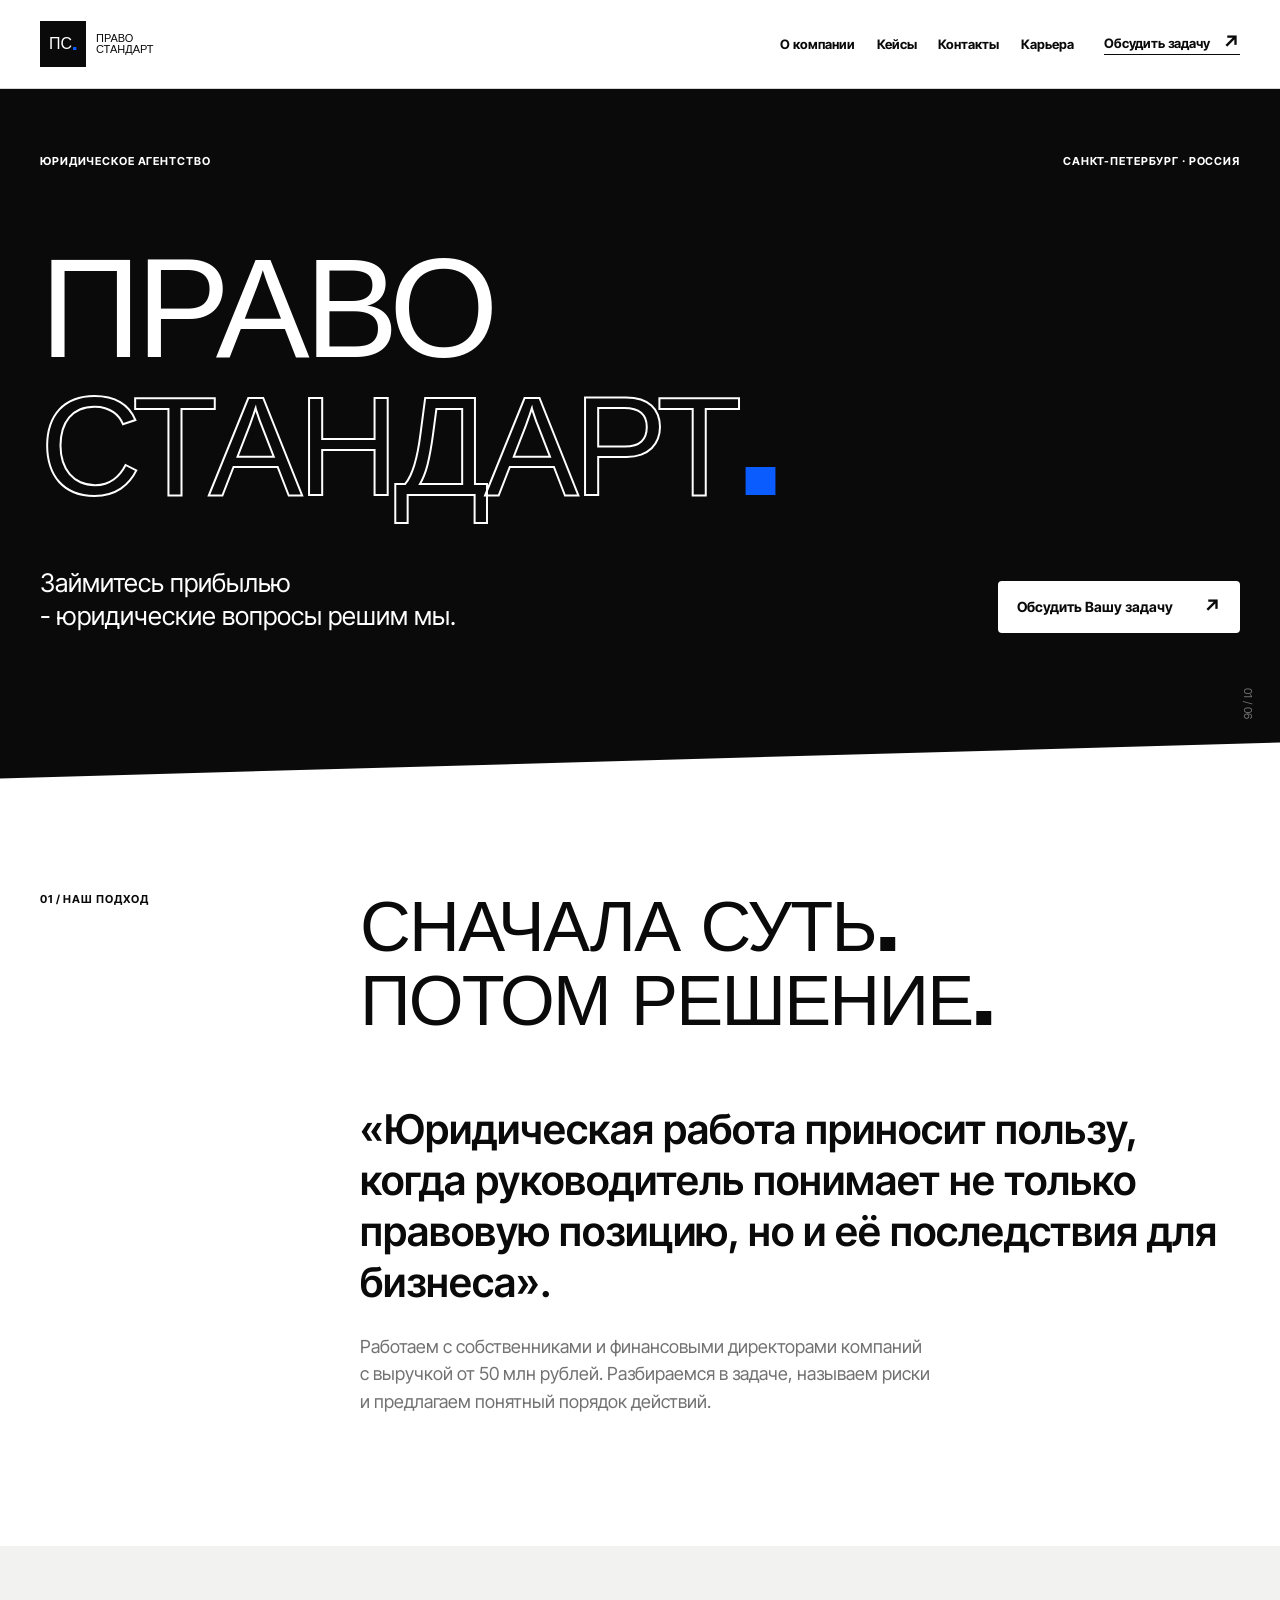
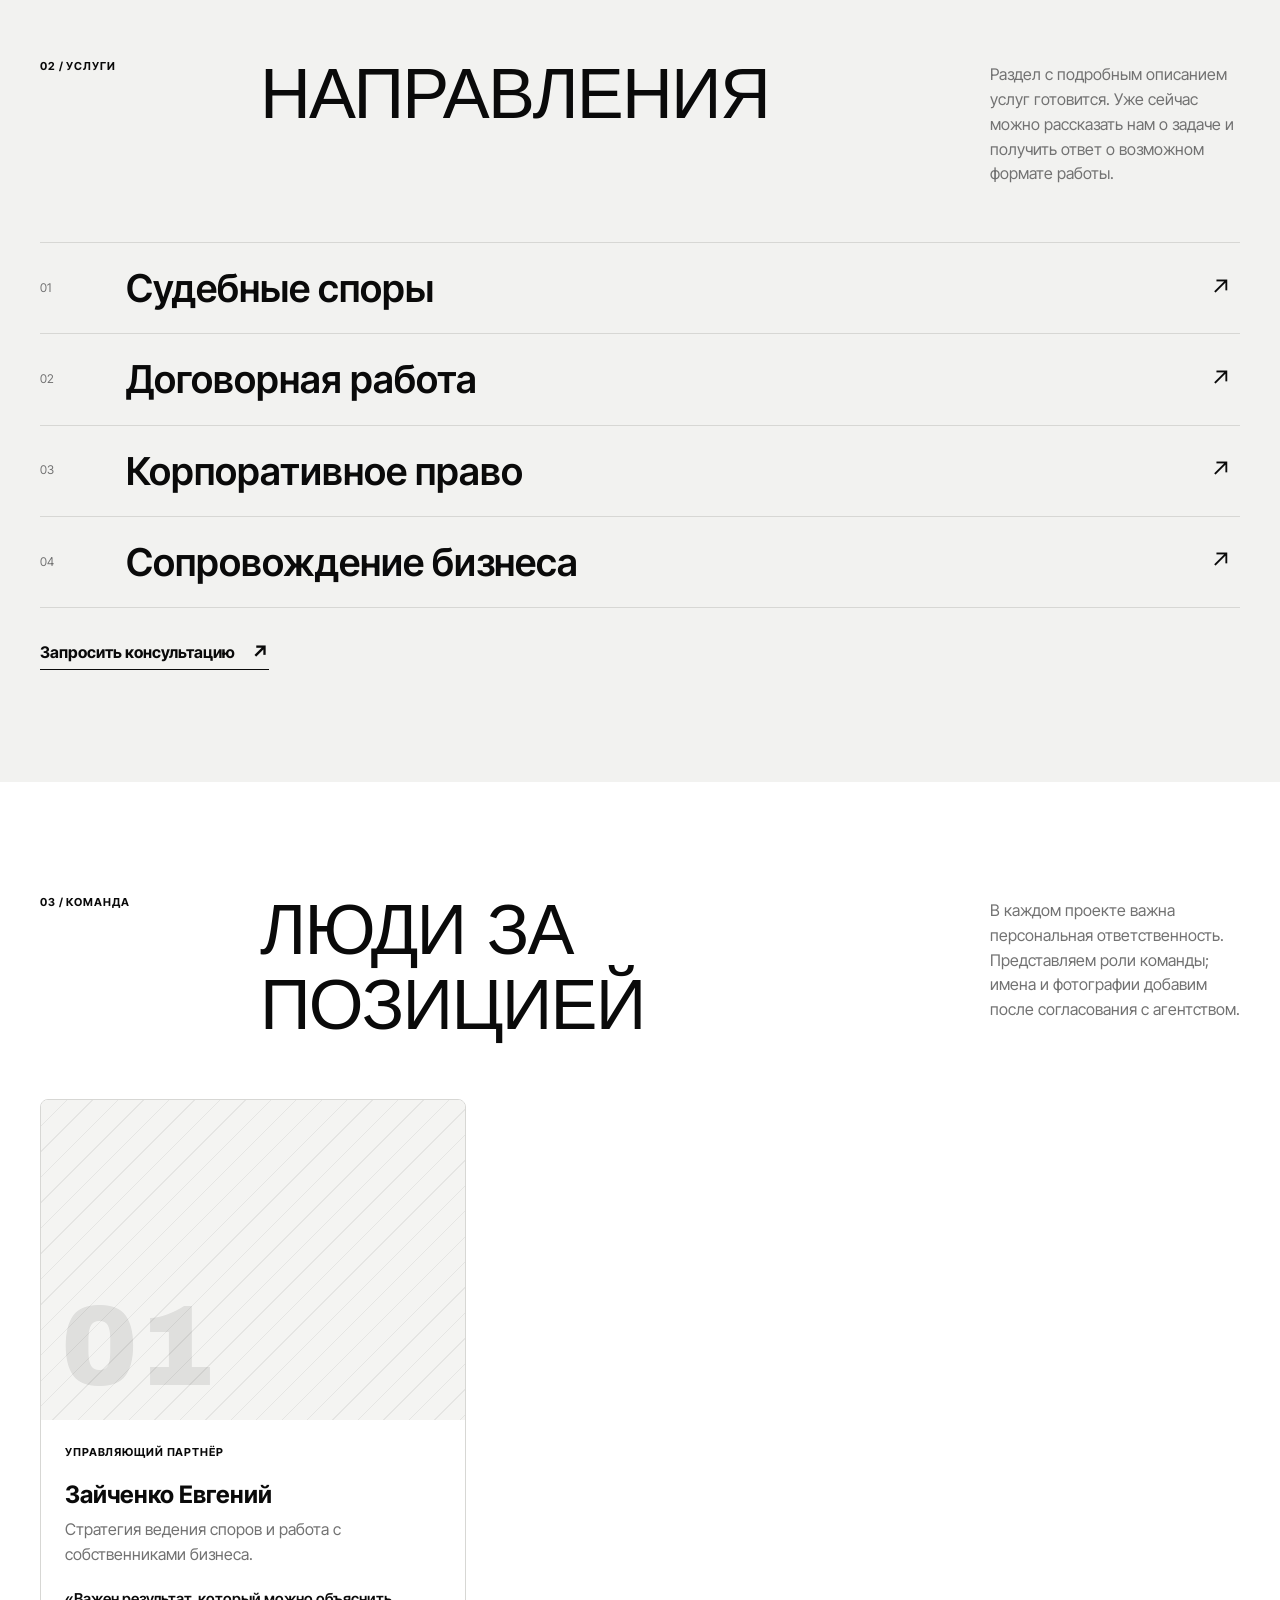
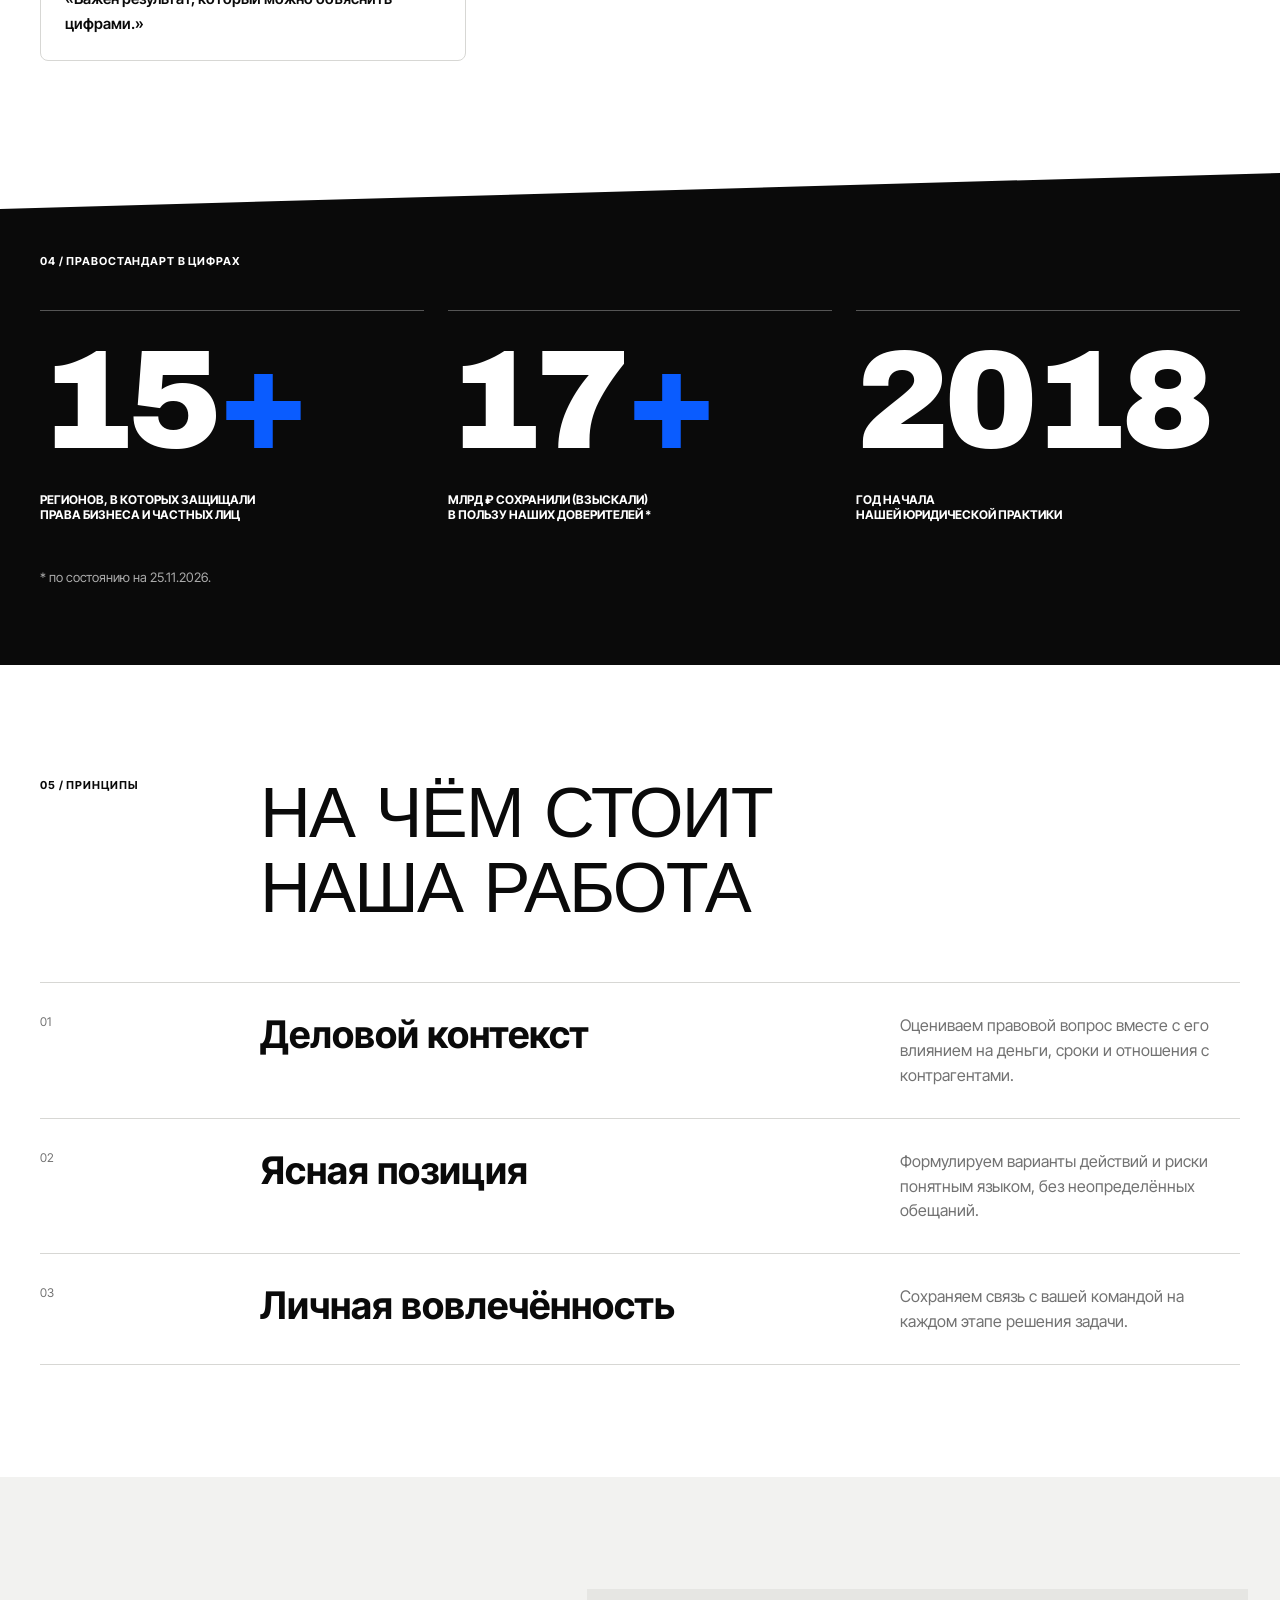
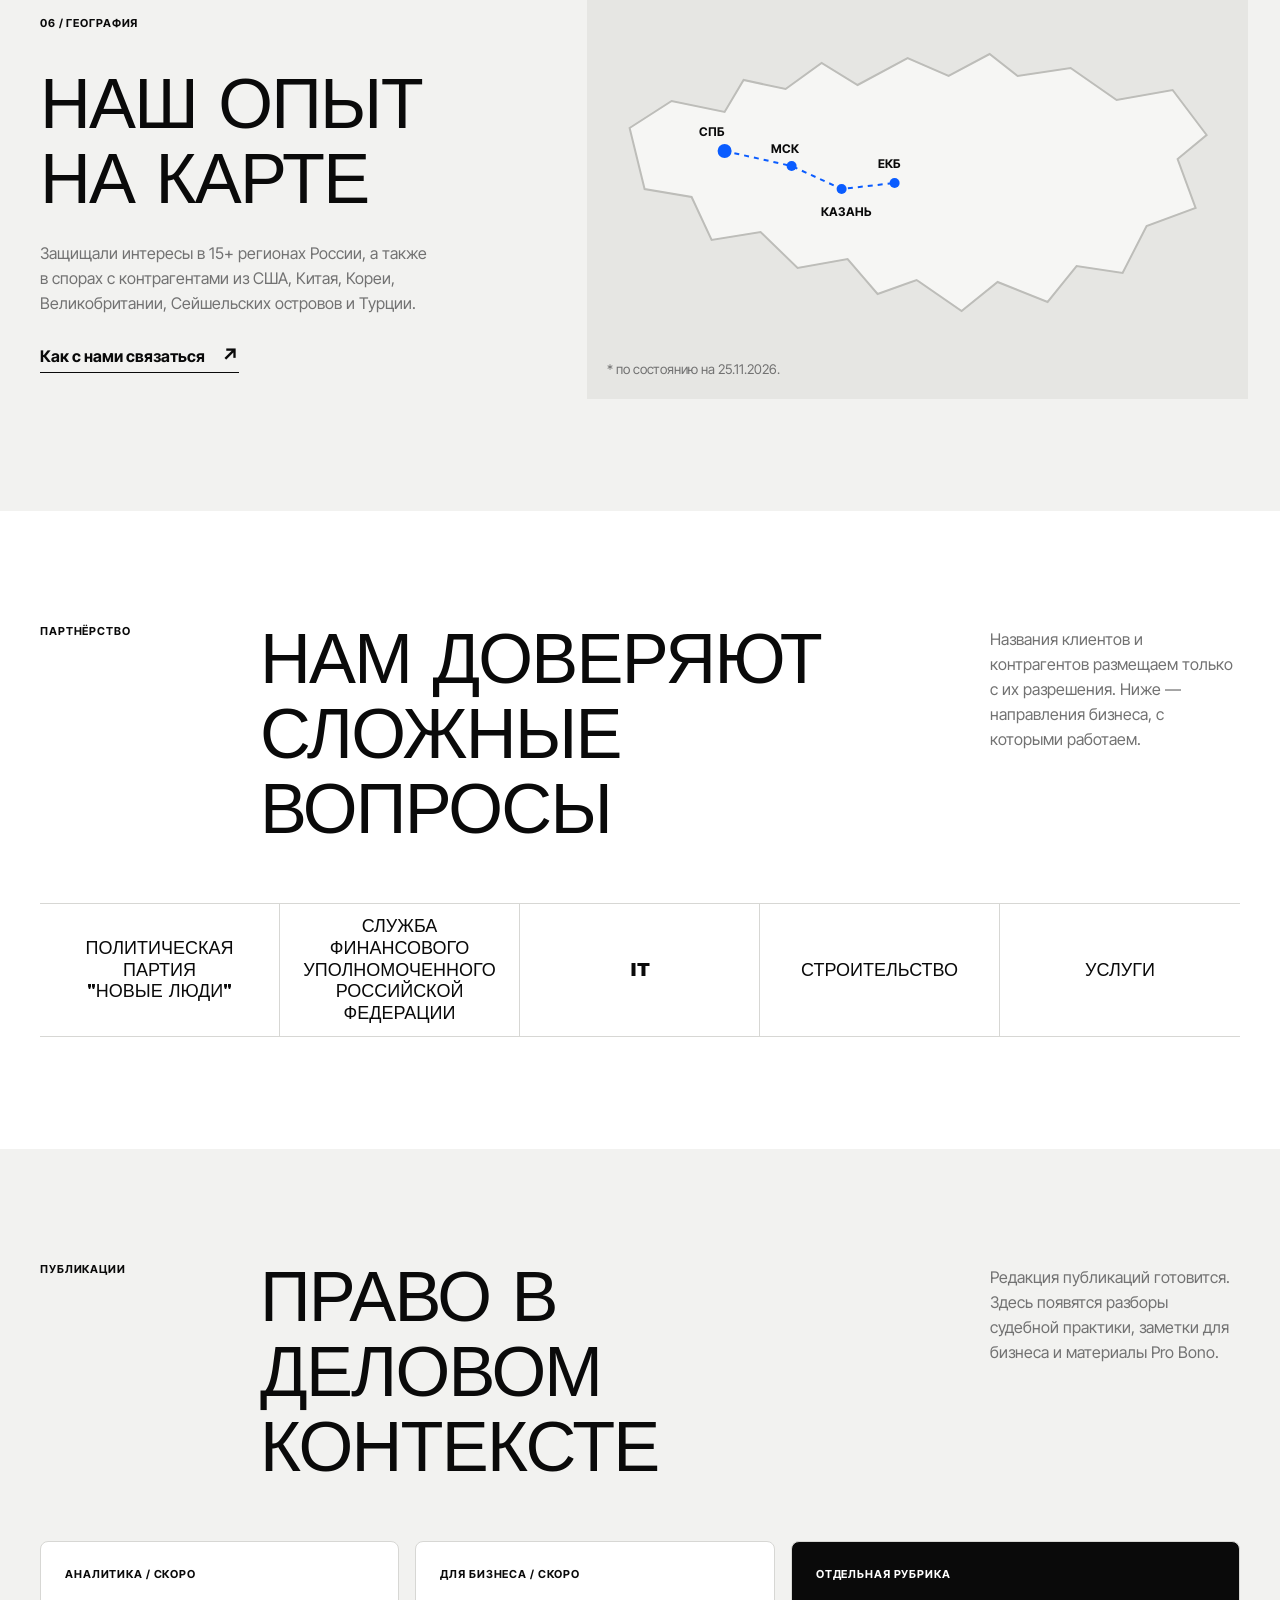
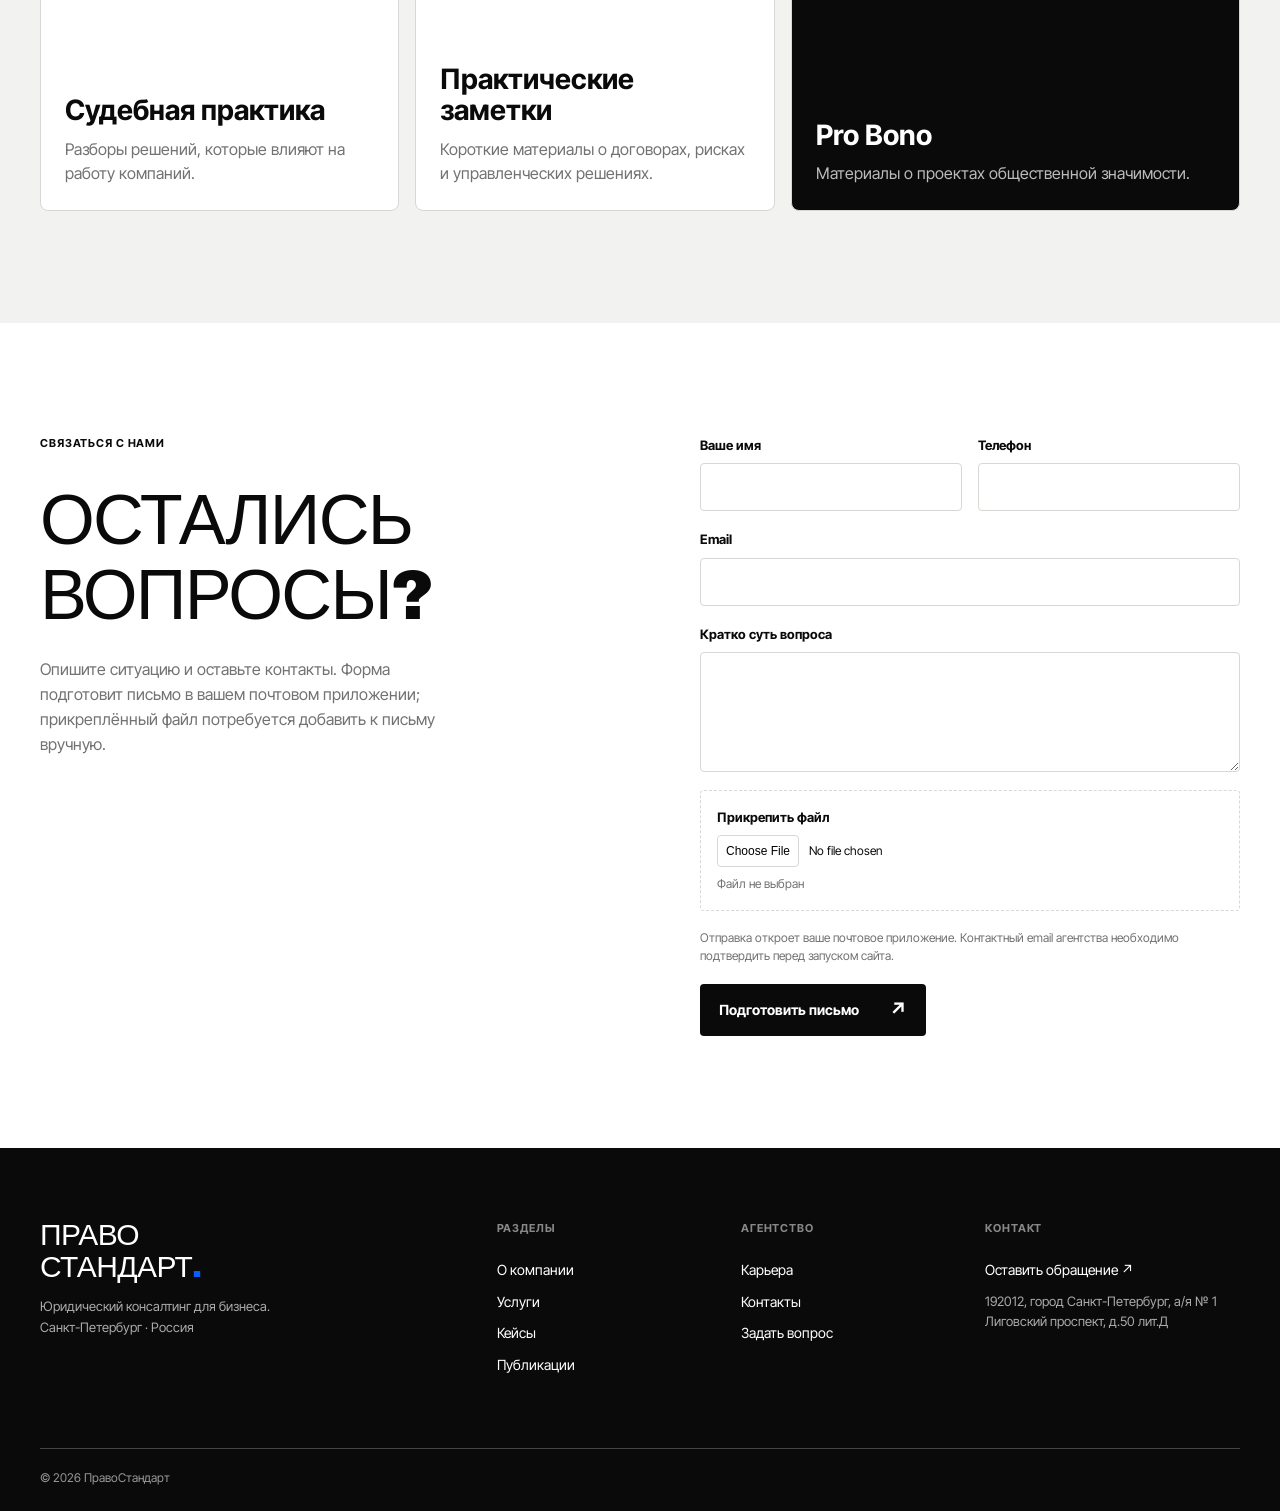
<file: index.html>
<!doctype html>
<html lang="ru">
<head>
  <meta charset="utf-8">
  <meta name="viewport" content="width=device-width, initial-scale=1">
  <meta name="description" content="ПравоСтандарт — юридическое сопровождение бизнеса в Санкт-Петербурге и по России.">
  <title>ПравоСтандарт — юридический консалтинг для бизнеса</title>
  <link rel="preconnect" href="https://fonts.googleapis.com">
  <link rel="preconnect" href="https://fonts.gstatic.com" crossorigin>
  <link href="https://fonts.googleapis.com/css2?family=Archivo+Black&family=Inter+Tight:wght@400;500;600;700&display=swap" rel="stylesheet">
  <link rel="stylesheet" href="styles.css">
</head>
<body>
  <a class="skip-link" href="#main">К содержанию</a>
  <header class="site-header">
    <div class="container header-inner">
      <a class="brand" href="index.html" aria-label="ПравоСтандарт — главная"><span class="brand-mark">ПС<span class="brand-dot">.</span></span><span class="brand-name">ПРАВО<br>СТАНДАРТ</span></a>
      <button class="menu-toggle" type="button" aria-label="Открыть меню" aria-expanded="false" aria-controls="site-nav"><span></span><span></span><span></span></button>
      <nav class="site-nav" id="site-nav" aria-label="Основная навигация">
        <a href="index.html">О компании</a> <!-- пока убрал <a href="index.html#services">Услуги</a>--><a href="cases.html">Кейсы</a><!-- пока убрал <a href="index.html#publications">Публикации</a>--><a href="contacts.html">Контакты</a><a href="career.html">Карьера</a>
      </nav>
      <a class="header-contact" href="contacts.html#question">Обсудить задачу<span aria-hidden="true">↗</span></a>
    </div>
  </header>

  <main id="main">
    <section class="hero cut-bottom" id="about">
      <div class="container hero-inner">
        <div class="hero-meta"><span>ЮРИДИЧЕСКОЕ АГЕНТСТВО</span><span>САНКТ-ПЕТЕРБУРГ · РОССИЯ</span></div>
        <h1>ПРАВО<br><span class="outline-text">СТАНДАРТ</span><span class="hero-period">.</span></h1>
        <div class="hero-bottom"><p>Займитесь прибылью<br>- юридические вопросы решим мы.</p><a class="button button-light" href="#consultation">Обсудить Вашу задачу <span aria-hidden="true">↗</span></a></div>
      </div>
      <div class="hero-index" aria-hidden="true">01 / 06</div>
    </section>

    <section class="section approach" id="approach">
      <div class="container split-layout"><div class="section-label">01 / НАШ ПОДХОД</div><div><h2 class="section-title">СНАЧАЛА СУТЬ.<br>ПОТОМ РЕШЕНИЕ.</h2><blockquote>«Юридическая работа приносит пользу, когда руководитель понимает не только правовую позицию, но и её последствия для бизнеса».</blockquote><p class="muted">Работаем с собственниками и финансовыми директорами компаний с выручкой от 50 млн рублей. Разбираемся в задаче, называем риски и предлагаем понятный порядок действий.</p></div></div>
    </section>

    <section class="section section-muted" id="services">
      <div class="container"><div class="section-head"><span class="section-label">02 / УСЛУГИ</span><h2 class="section-title">НАПРАВЛЕНИЯ</h2><p>Раздел с подробным описанием услуг готовится. Уже сейчас можно рассказать нам о задаче и получить ответ о возможном формате работы.</p></div>
        <div class="service-list">
          <div><span>01</span><h3>Судебные споры</h3><span aria-hidden="true">↗</span></div>
          <div><span>02</span><h3>Договорная работа</h3><span aria-hidden="true">↗</span></div>
          <div><span>03</span><h3>Корпоративное право</h3><span aria-hidden="true">↗</span></div>
          <div><span>04</span><h3>Сопровождение бизнеса</h3><span aria-hidden="true">↗</span></div>
        </div>
        <a class="text-link" href="#consultation">Запросить консультацию <span aria-hidden="true">↗</span></a>
      </div>
    </section>

    <section class="section" id="team"><div class="container"><div class="section-head"><span class="section-label">03 / КОМАНДА</span><h2 class="section-title">ЛЮДИ ЗА<br>ПОЗИЦИЕЙ</h2><p>В каждом проекте важна персональная ответственность. Представляем роли команды; имена и фотографии добавим после согласования с агентством.</p></div>
      <div class="team-grid">
        <article class="team-card"><div class="portrait portrait-one" role="img" aria-label="Место для фотографии управляющего партнёра"><span>01</span></div><div class="team-card-body"><span class="eyebrow">УПРАВЛЯЮЩИЙ ПАРТНЁР</span><h3>Зайченко Евгений</h3><p>Стратегия ведения споров и работа с собственниками бизнеса.</p><q>Важен результат, который можно объяснить цифрами.</q></div></article>        <!-- ВТОРОЙ УЧАСТНИК КОМАНДЫ --> <!-- <article class="team-card"><div class="portrait portrait-two" role="img" aria-label="Место для фотографии юриста судебной практики"><span>02</span></div><div class="team-card-body"><span class="eyebrow">СУДЕБНАЯ ПРАКТИКА</span><h3>Ведущий юрист</h3><p>Подготовка позиции, процессуальных документов и представительство.</p><q>Сильная позиция начинается с деталей.</q></div></article> -->
        <!-- ТРЕТИЙ УЧАСТНИК КОМАНДЫ --> <!-- <article class="team-card"><div class="portrait portrait-three" role="img" aria-label="Место для фотографии юриста корпоративной практики"><span>03</span></div><div class="team-card-body"><span class="eyebrow">КОРПОРАТИВНАЯ ПРАКТИКА</span><h3>Юрист практики</h3><p>Договорные отношения и правовая поддержка текущих решений.</p><q>Понятный договор помогает избежать спора.</q></div></article> -->
      </div>
    </div></section>

    <section class="metrics-band cut-top" id="numbers"><div class="container"><span class="section-label">04 / ПРАВОСТАНДАРТ В ЦИФРАХ</span><div class="metrics-grid"><div><strong>15<span>+</span></strong><span>РЕГИОНОВ, В КОТОРЫХ ЗАЩИЩАЛИ<br>ПРАВА БИЗНЕСА И ЧАСТНЫХ ЛИЦ</span></div><div><strong>17<span>+</span></strong><span>МЛРД ₽ СОХРАНИЛИ (ВЗЫСКАЛИ)<br>В ПОЛЬЗУ НАШИХ ДОВЕРИТЕЛЕЙ *</span></div><div><strong>2018</strong><span>ГОД НАЧАЛА<br>НАШЕЙ ЮРИДИЧЕСКОЙ ПРАКТИКИ</span></div></div><p class="metrics-note">* по состоянию на 25.11.2026.</p></div></section>

    <section class="section principles"><div class="container"><div class="section-head"><span class="section-label">05 / ПРИНЦИПЫ</span><h2 class="section-title">НА ЧЁМ СТОИТ<br>НАША РАБОТА</h2></div><div class="principle-rows"><div><span>01</span><h3>Деловой контекст</h3><p>Оцениваем правовой вопрос вместе с его влиянием на деньги, сроки и отношения с контрагентами.</p></div><div><span>02</span><h3>Ясная позиция</h3><p>Формулируем варианты действий и риски понятным языком, без неопределённых обещаний.</p></div><div><span>03</span><h3>Личная вовлечённость</h3><p>Сохраняем связь с вашей командой на каждом этапе решения задачи.</p></div></div></div></section>

    <section class="section section-muted geography"><div class="container geography-layout"><div><span class="section-label">06 / ГЕОГРАФИЯ</span><h2 class="section-title">НАШ ОПЫТ<br>НА КАРТЕ</h2><p>Защищали интересы в 15+ регионах России, а также в спорах с контрагентами из США, Китая, Кореи, Великобритании, Сейшельских островов и Турции.</p><a class="text-link" href="contacts.html">Как с нами связаться <span aria-hidden="true">↗</span></a></div><div class="map-panel" role="img" aria-label="Схематичная карта России с отметками Санкт-Петербурга, Москвы, Казани и Екатеринбурга"><svg viewBox="0 0 620 350" aria-hidden="true"><path class="map-shape" d="M22 119 64 92 117 103 136 71 178 80 214 54 250 76 300 49 341 67 382 45 410 67 463 59 509 91 565 81 599 126 570 150 588 199 539 217 515 264 469 257 440 293 390 273 354 302 309 271 270 285 240 250 190 259 153 223 104 231 84 188 37 180Z"/><path class="map-line" d="M117 142 184 157 234 180 287 174"/><circle cx="117" cy="142" r="7"/><circle cx="184" cy="157" r="5"/><circle cx="234" cy="180" r="5"/><circle cx="287" cy="174" r="5"/><text x="91" y="127">СПБ</text><text x="163" y="144">МСК</text><text x="213" y="207">КАЗАНЬ</text><text x="270" y="159">ЕКБ</text></svg><small>* по состоянию на 25.11.2026.</small></div></div></section>

    <section class="section trust"><div class="container"><div class="section-head"><span class="section-label">ПАРТНЁРСТВО</span><h2 class="section-title">НАМ ДОВЕРЯЮТ<br>СЛОЖНЫЕ ВОПРОСЫ</h2><p>Названия клиентов и контрагентов размещаем только с их разрешения. Ниже — направления бизнеса, с которыми работаем.</p></div><div class="sector-strip"><span>ПОЛИТИЧЕСКАЯ ПАРТИЯ<br>"НОВЫЕ ЛЮДИ"</span><span>СЛУЖБА ФИНАНСОВОГО УПОЛНОМОЧЕННОГО<br>РОССИЙСКОЙ ФЕДЕРАЦИИ</span><span>IT</span><span>СТРОИТЕЛЬСТВО</span><span>УСЛУГИ</span></div></div></section>

    <section class="section section-muted publications" id="publications"><div class="container"><div class="section-head"><span class="section-label">ПУБЛИКАЦИИ</span><h2 class="section-title">ПРАВО В<br>ДЕЛОВОМ КОНТЕКСТЕ</h2><p>Редакция публикаций готовится. Здесь появятся разборы судебной практики, заметки для бизнеса и материалы Pro Bono.</p></div><div class="publication-grid"><article><span class="eyebrow">АНАЛИТИКА / СКОРО</span><h3>Судебная практика</h3><p>Разборы решений, которые влияют на работу компаний.</p></article><article><span class="eyebrow">ДЛЯ БИЗНЕСА / СКОРО</span><h3>Практические заметки</h3><p>Короткие материалы о договорах, рисках и управленческих решениях.</p></article><article class="pro-bono"><span class="eyebrow">ОТДЕЛЬНАЯ РУБРИКА</span><h3>Pro Bono</h3><p>Материалы о проектах общественной значимости.</p></article></div></div></section>

    <section class="section contact-section" id="consultation"><div class="container contact-layout"><div><span class="section-label">СВЯЗАТЬСЯ С НАМИ</span><h2 class="section-title">ОСТАЛИСЬ<br>ВОПРОСЫ?</h2><p>Опишите ситуацию и оставьте контакты. Форма подготовит письмо в вашем почтовом приложении; прикреплённый файл потребуется добавить к письму вручную.</p></div><form class="contact-form" data-mail-form><div class="form-row"><label>Ваше имя <input name="name" autocomplete="name" required></label><label>Телефон <input name="phone" type="tel" autocomplete="tel" required></label></div><label>Email <input name="email" type="email" autocomplete="email" required></label><label>Кратко суть вопроса <textarea name="question" rows="4" required></textarea></label><label class="file-field">Прикрепить файл <input name="file" type="file" accept=".pdf,.doc,.docx,.jpg,.jpeg,.png"><span class="file-name">Файл не выбран</span></label><p class="form-note">Отправка откроет ваше почтовое приложение. Контактный email агентства необходимо подтвердить перед запуском сайта.</p><button class="button button-dark" type="submit">Подготовить письмо <span aria-hidden="true">↗</span></button></form></div></section>
  </main>

  <footer class="site-footer"><div class="container"><div class="footer-main"><div><a class="footer-brand" href="index.html">ПРАВО<br>СТАНДАРТ<span>.</span></a><p>Юридический консалтинг для бизнеса.<br>Санкт-Петербург · Россия</p></div><div><span class="footer-heading">РАЗДЕЛЫ</span><a href="index.html#about">О компании</a><a href="index.html#services">Услуги</a><a href="cases.html">Кейсы</a><a href="index.html#publications">Публикации</a></div><div><span class="footer-heading">АГЕНТСТВО</span><a href="career.html">Карьера</a><a href="contacts.html">Контакты</a><a href="contacts.html#question">Задать вопрос</a></div><div><span class="footer-heading">КОНТАКТ</span><a href="contacts.html#question">Оставить обращение ↗</a><span class="footer-small">192012, город Санкт-Петербург, а/я № 1<br>Лиговский проспект, д.50 лит.Д</span></div></div><div class="footer-bottom"><span>© <span data-year>2026</span> ПравоСтандарт</span><span><!--Информация на сайте не является юридической консультацией.--></span></div></div></footer>
  <script src="script.js"></script>
</body>
</html>
</file>
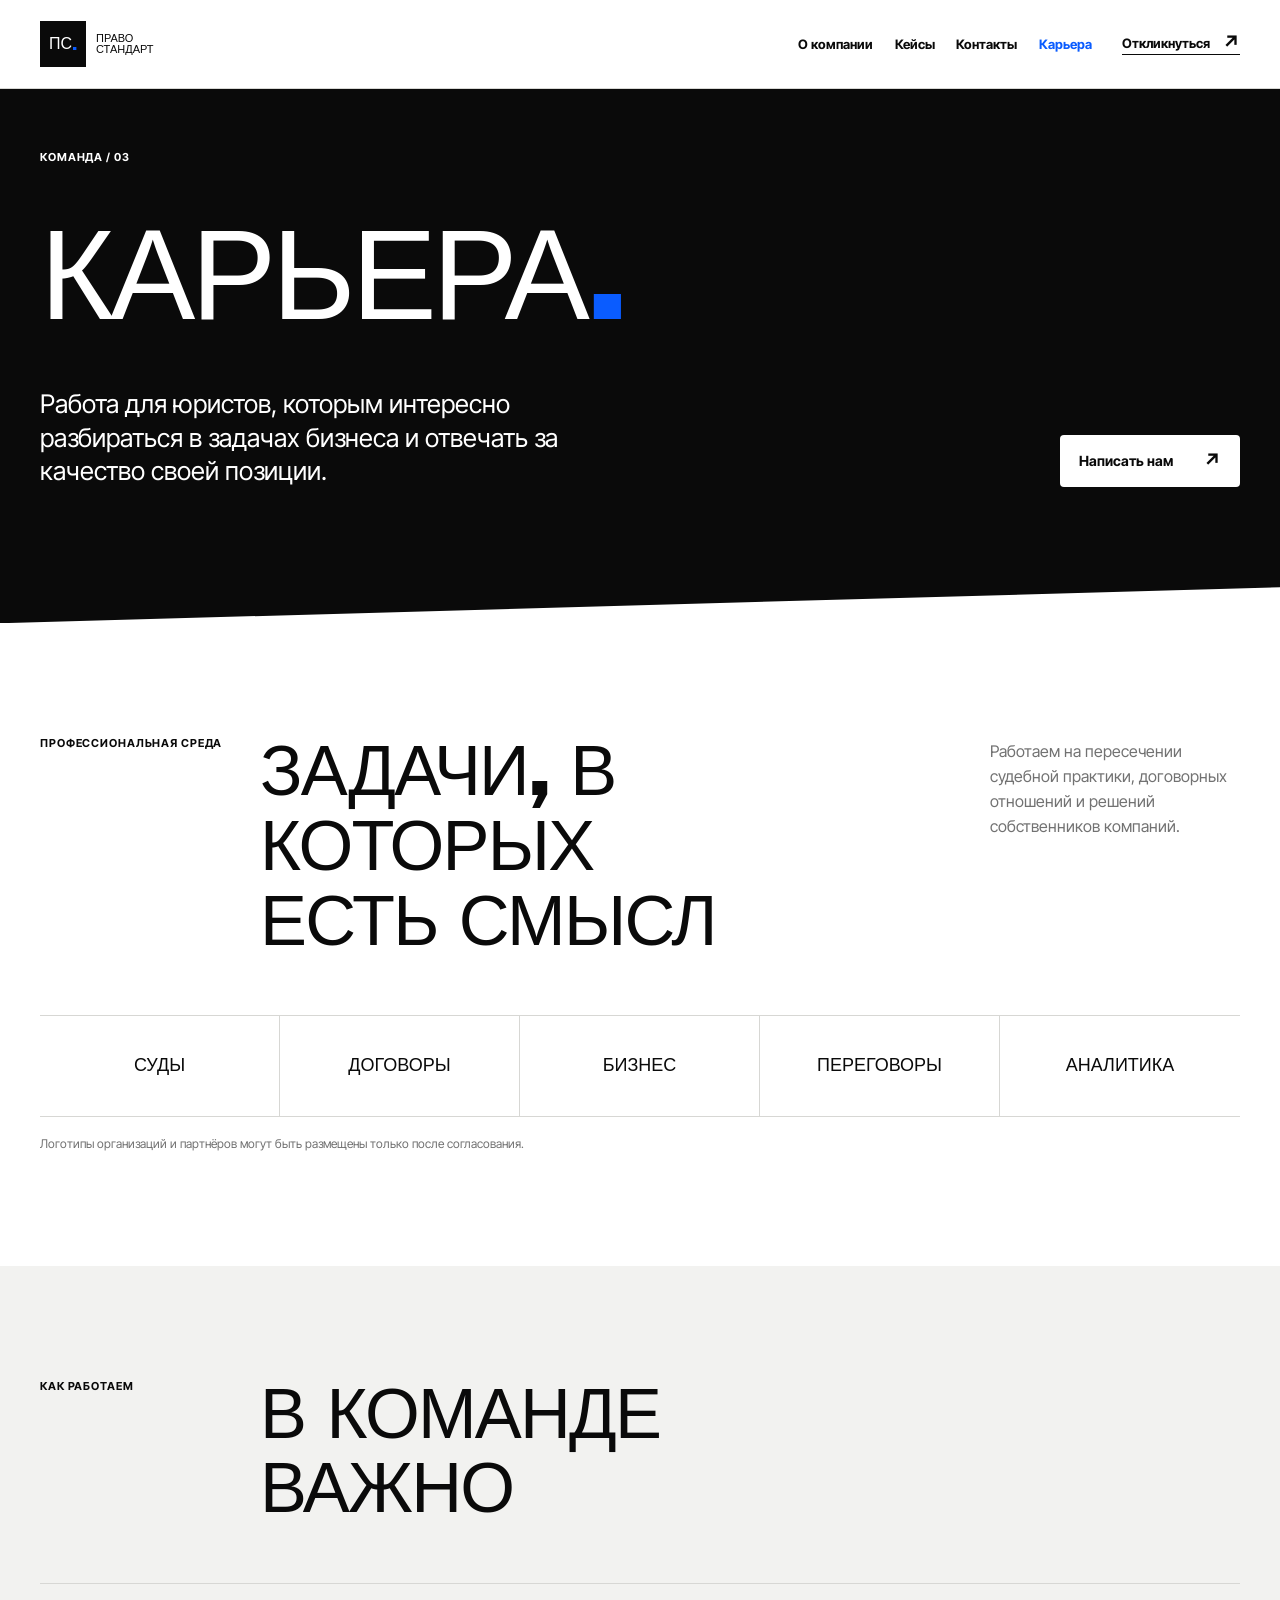
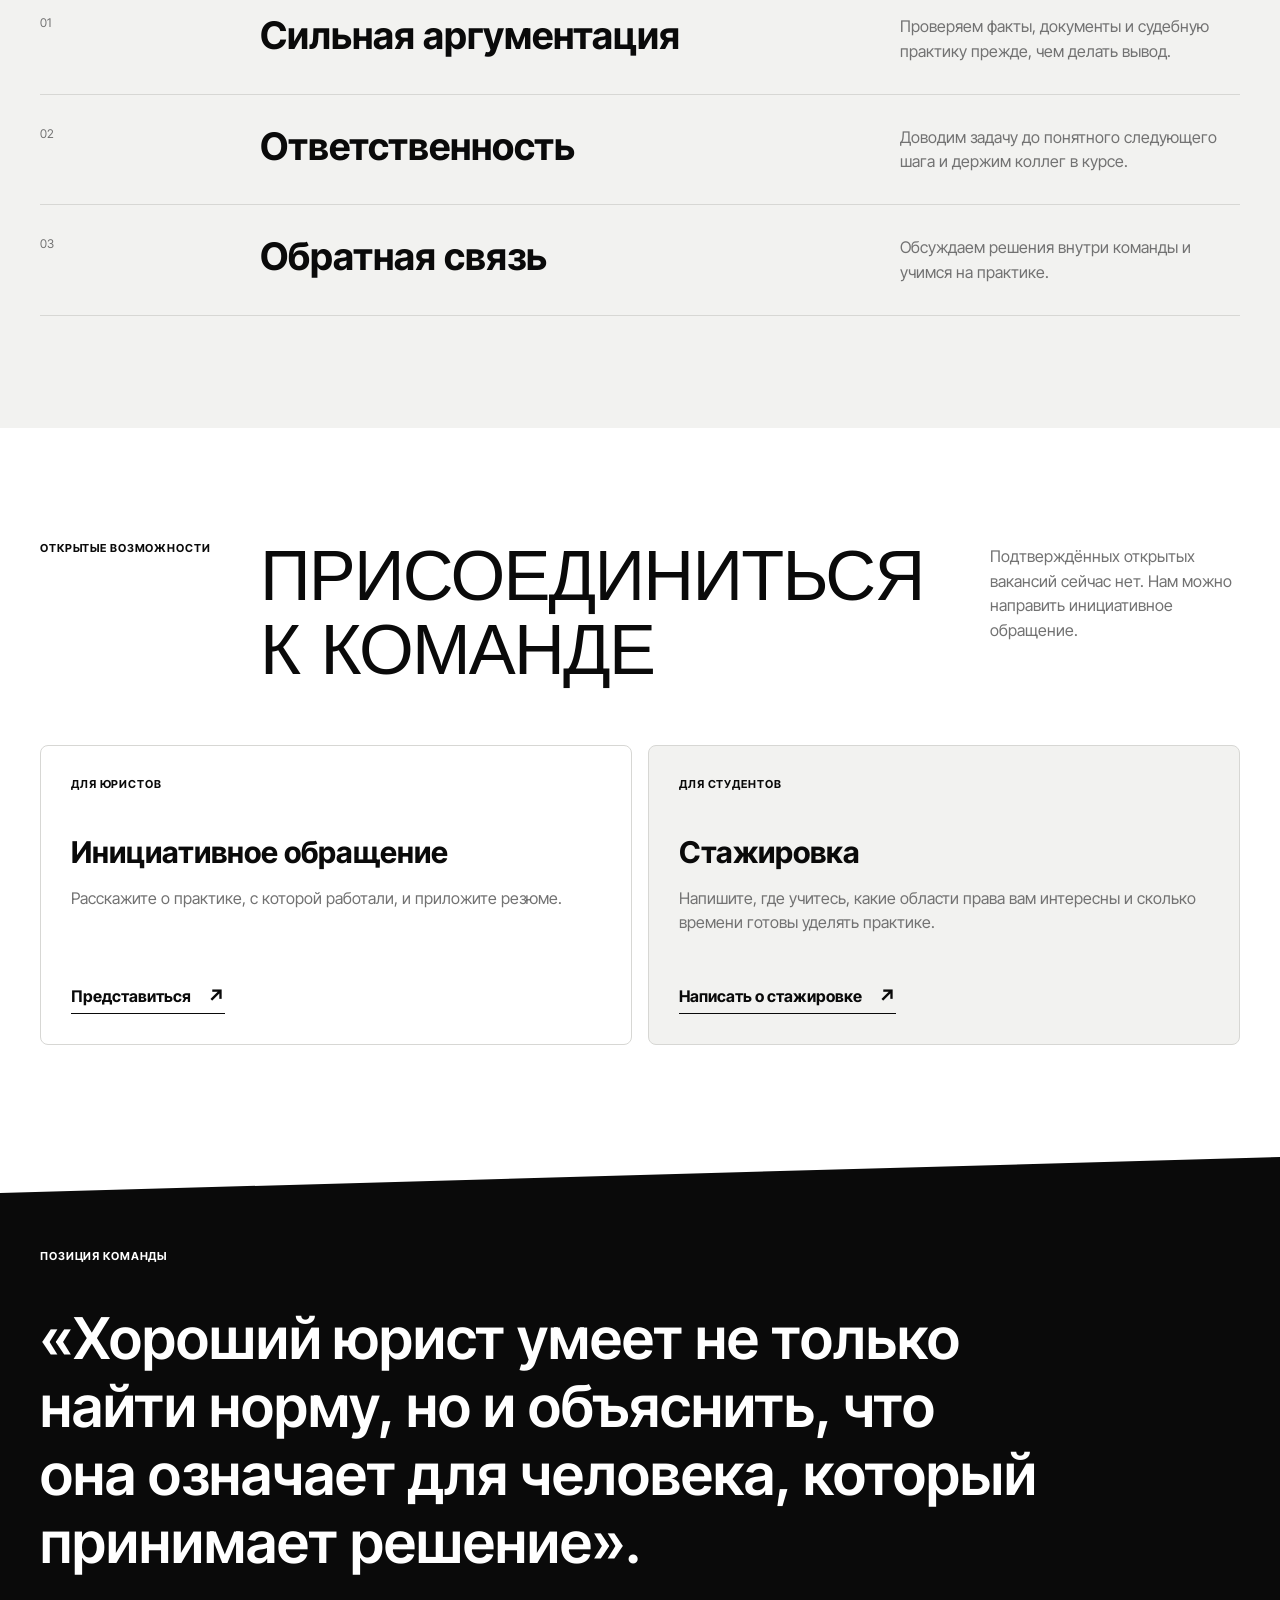
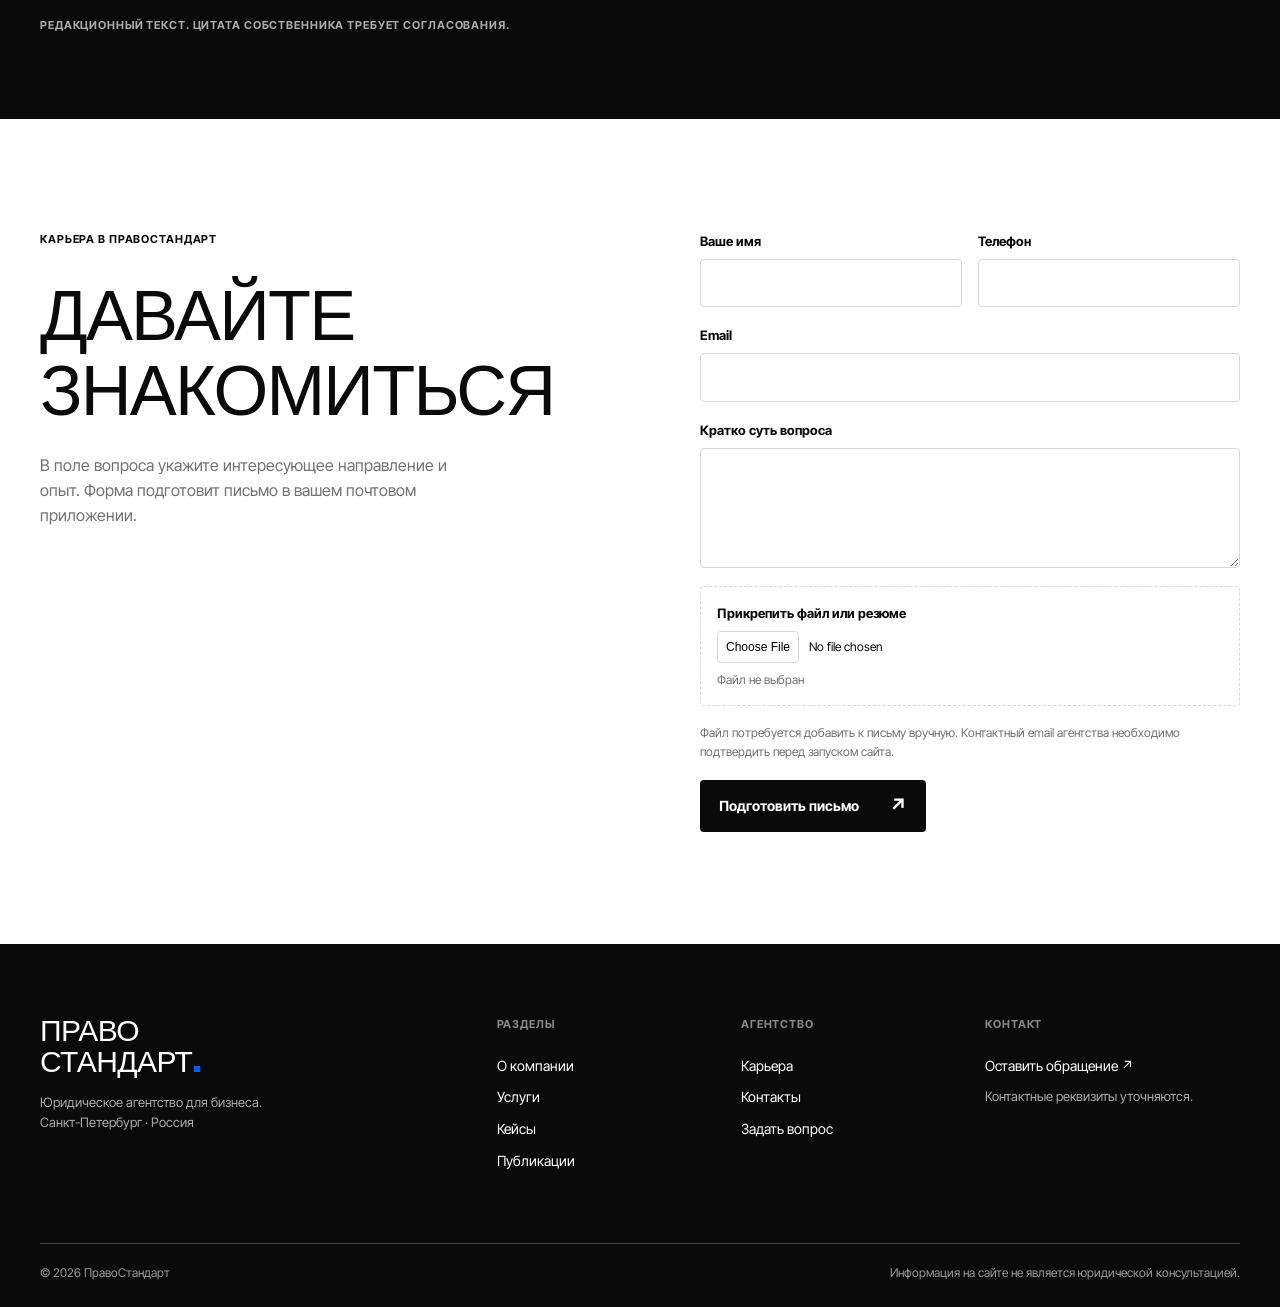
<file: career.html>
<!doctype html>
<html lang="ru">
<head>
  <meta charset="utf-8"><meta name="viewport" content="width=device-width, initial-scale=1">
  <meta name="description" content="Карьера и стажировки в юридическом агентстве ПравоСтандарт.">
  <title>Карьера — ПравоСтандарт</title>
  <link rel="preconnect" href="https://fonts.googleapis.com"><link rel="preconnect" href="https://fonts.gstatic.com" crossorigin>
  <link href="https://fonts.googleapis.com/css2?family=Archivo+Black&family=Inter+Tight:wght@400;500;600;700&display=swap" rel="stylesheet">
  <link rel="stylesheet" href="styles.css">
</head>
<body>
<a class="skip-link" href="#main">К содержанию</a>
<header class="site-header"><div class="container header-inner"><a class="brand" href="index.html" aria-label="ПравоСтандарт — главная"><span class="brand-mark">ПС<span class="brand-dot">.</span></span><span class="brand-name">ПРАВО<br>СТАНДАРТ</span></a><button class="menu-toggle" type="button" aria-label="Открыть меню" aria-expanded="false" aria-controls="site-nav"><span></span><span></span><span></span></button><nav class="site-nav" id="site-nav" aria-label="Основная навигация"><a href="index.html">О компании</a><!-- пока убрал <a href="index.html#services">Услуги</a> --> <a href="cases.html">Кейсы</a><!-- пока убрал <a href="index.html#publications">Публикации</a> --> <a href="contacts.html">Контакты</a><a href="career.html" aria-current="page">Карьера</a></nav><a class="header-contact" href="#apply">Откликнуться <span aria-hidden="true">↗</span></a></div></header>
<main id="main">
  <section class="page-hero cut-bottom"><div class="container"><span class="eyebrow">КОМАНДА / 03</span><h1>КАРЬЕРА<span class="hero-period">.</span></h1><div class="page-hero-bottom"><p>Работа для юристов, которым интересно разбираться в задачах бизнеса и отвечать за качество своей позиции.</p><a class="button button-light" href="#apply">Написать нам <span aria-hidden="true">↗</span></a></div></div></section>
  <section class="section"><div class="container"><div class="section-head"><span class="section-label">ПРОФЕССИОНАЛЬНАЯ СРЕДА</span><h2 class="section-title">ЗАДАЧИ, В КОТОРЫХ<br>ЕСТЬ СМЫСЛ</h2><p>Работаем на пересечении судебной практики, договорных отношений и решений собственников компаний.</p></div><div class="sector-strip"><span>СУДЫ</span><span>ДОГОВОРЫ</span><span>БИЗНЕС</span><span>ПЕРЕГОВОРЫ</span><span>АНАЛИТИКА</span></div><p class="small-disclaimer">Логотипы организаций и партнёров могут быть размещены только после согласования.</p></div></section>
  <section class="section section-muted"><div class="container"><div class="section-head"><span class="section-label">КАК РАБОТАЕМ</span><h2 class="section-title">В КОМАНДЕ<br>ВАЖНО</h2></div><div class="principle-rows"><div><span>01</span><h3>Сильная аргументация</h3><p>Проверяем факты, документы и судебную практику прежде, чем делать вывод.</p></div><div><span>02</span><h3>Ответственность</h3><p>Доводим задачу до понятного следующего шага и держим коллег в курсе.</p></div><div><span>03</span><h3>Обратная связь</h3><p>Обсуждаем решения внутри команды и учимся на практике.</p></div></div></div></section>
  <section class="section"><div class="container"><div class="section-head"><span class="section-label">ОТКРЫТЫЕ ВОЗМОЖНОСТИ</span><h2 class="section-title">ПРИСОЕДИНИТЬСЯ<br>К КОМАНДЕ</h2><p>Подтверждённых открытых вакансий сейчас нет. Нам можно направить инициативное обращение.</p></div><div class="career-options"><div><span class="eyebrow">ДЛЯ ЮРИСТОВ</span><h3>Инициативное обращение</h3><p>Расскажите о практике, с которой работали, и приложите резюме.</p><a class="text-link" href="#apply">Представиться <span aria-hidden="true">↗</span></a></div><div><span class="eyebrow">ДЛЯ СТУДЕНТОВ</span><h3>Стажировка</h3><p>Напишите, где учитесь, какие области права вам интересны и сколько времени готовы уделять практике.</p><a class="text-link" href="#apply">Написать о стажировке <span aria-hidden="true">↗</span></a></div></div></div></section>
  <section class="career-quote cut-top"><div class="container"><span class="section-label">ПОЗИЦИЯ КОМАНДЫ</span><blockquote>«Хороший юрист умеет не только найти норму, но и объяснить, что она означает для человека, который принимает решение».</blockquote><span class="eyebrow">РЕДАКЦИОННЫЙ ТЕКСТ. ЦИТАТА СОБСТВЕННИКА ТРЕБУЕТ СОГЛАСОВАНИЯ.</span></div></section>
  <section class="section contact-section" id="apply"><div class="container contact-layout"><div><span class="section-label">КАРЬЕРА В ПРАВОСТАНДАРТ</span><h2 class="section-title">ДАВАЙТЕ<br>ЗНАКОМИТЬСЯ</h2><p>В поле вопроса укажите интересующее направление и опыт. Форма подготовит письмо в вашем почтовом приложении.</p></div><form class="contact-form" data-mail-form><div class="form-row"><label>Ваше имя <input name="name" autocomplete="name" required></label><label>Телефон <input name="phone" type="tel" autocomplete="tel" required></label></div><label>Email <input name="email" type="email" autocomplete="email" required></label><label>Кратко суть вопроса <textarea name="question" rows="4" required></textarea></label><label class="file-field">Прикрепить файл или резюме <input name="file" type="file" accept=".pdf,.doc,.docx,.jpg,.jpeg,.png"><span class="file-name">Файл не выбран</span></label><p class="form-note">Файл потребуется добавить к письму вручную. Контактный email агентства необходимо подтвердить перед запуском сайта.</p><button class="button button-dark" type="submit">Подготовить письмо <span aria-hidden="true">↗</span></button></form></div></section>
</main>
<footer class="site-footer"><div class="container"><div class="footer-main"><div><a class="footer-brand" href="index.html">ПРАВО<br>СТАНДАРТ<span>.</span></a><p>Юридическое агентство для бизнеса.<br>Санкт-Петербург · Россия</p></div><div><span class="footer-heading">РАЗДЕЛЫ</span><a href="index.html#about">О компании</a><a href="index.html#services">Услуги</a><a href="cases.html">Кейсы</a><a href="index.html#publications">Публикации</a></div><div><span class="footer-heading">АГЕНТСТВО</span><a href="career.html">Карьера</a><a href="contacts.html">Контакты</a><a href="contacts.html#question">Задать вопрос</a></div><div><span class="footer-heading">КОНТАКТ</span><a href="contacts.html#question">Оставить обращение ↗</a><span class="footer-small">Контактные реквизиты уточняются.</span></div></div><div class="footer-bottom"><span>© <span data-year>2026</span> ПравоСтандарт</span><span>Информация на сайте не является юридической консультацией.</span></div></div></footer>
<script src="script.js"></script>
</body>
</html>
</file>
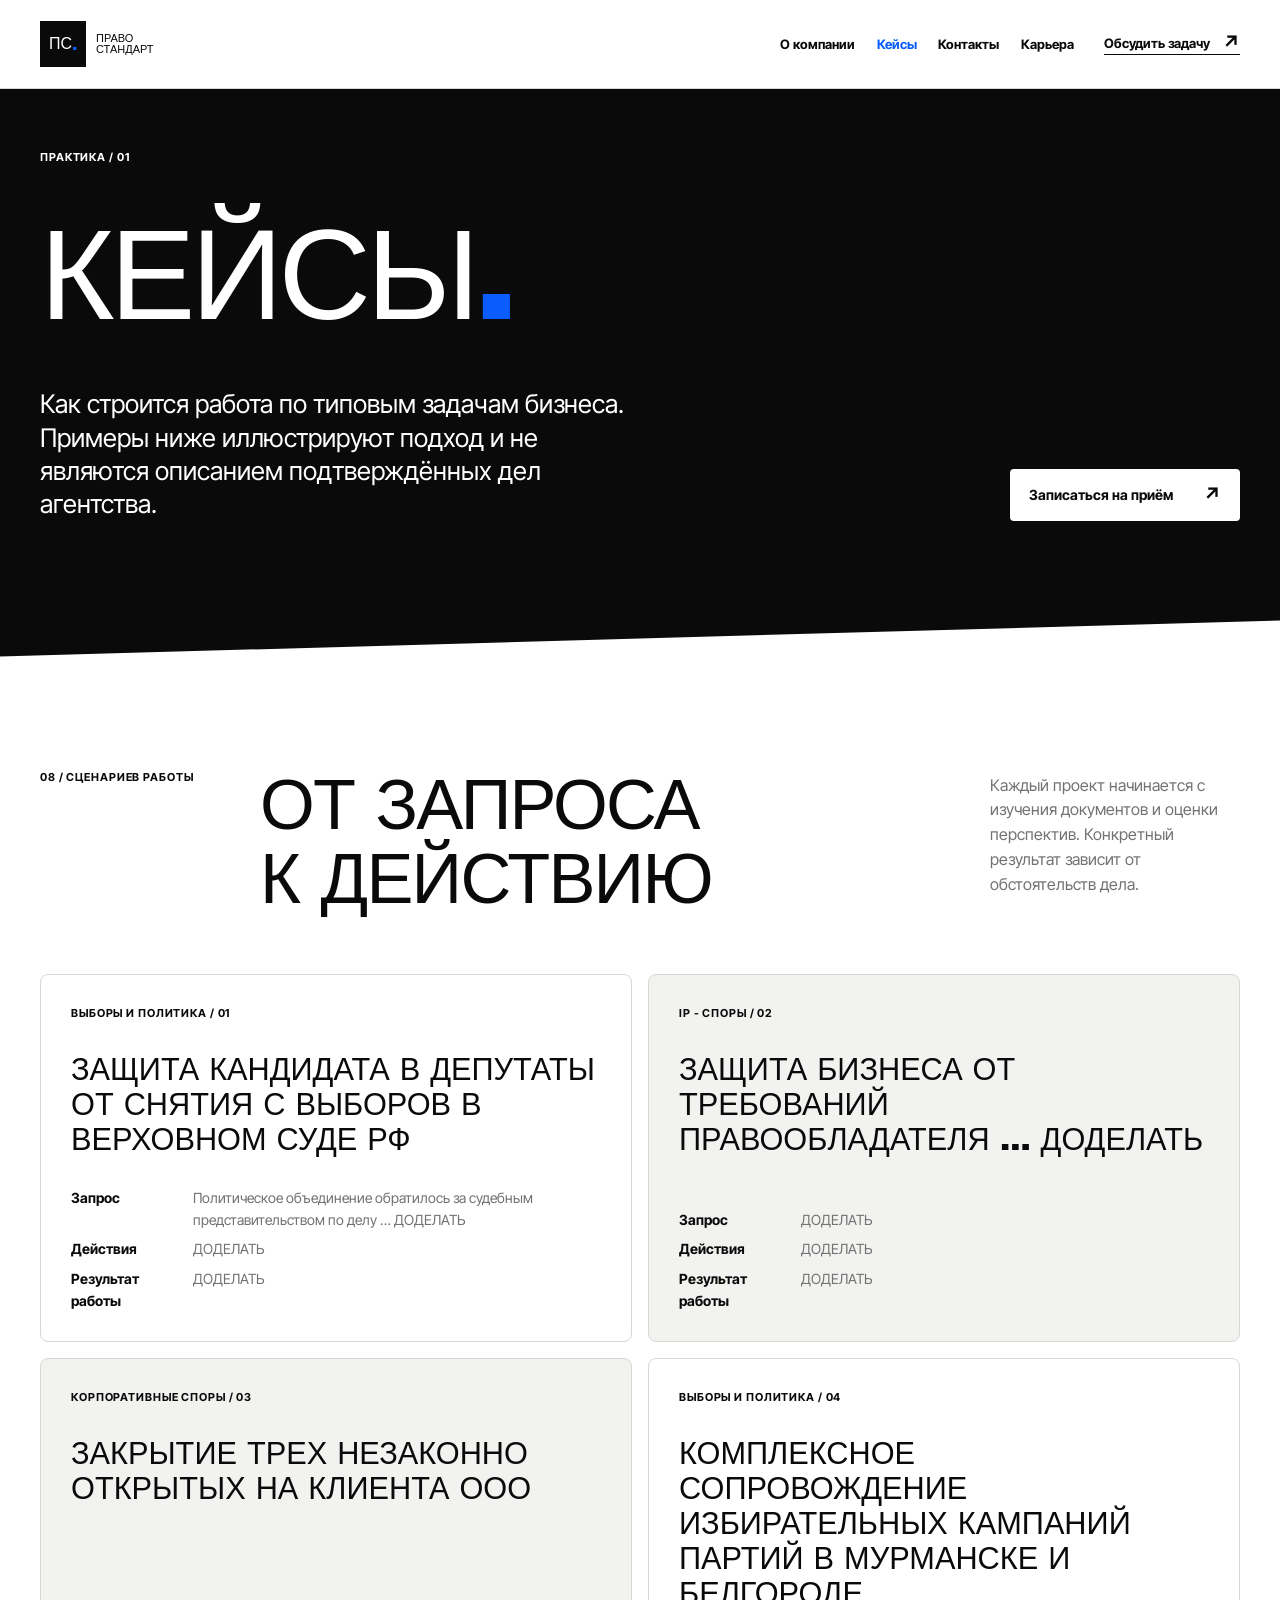
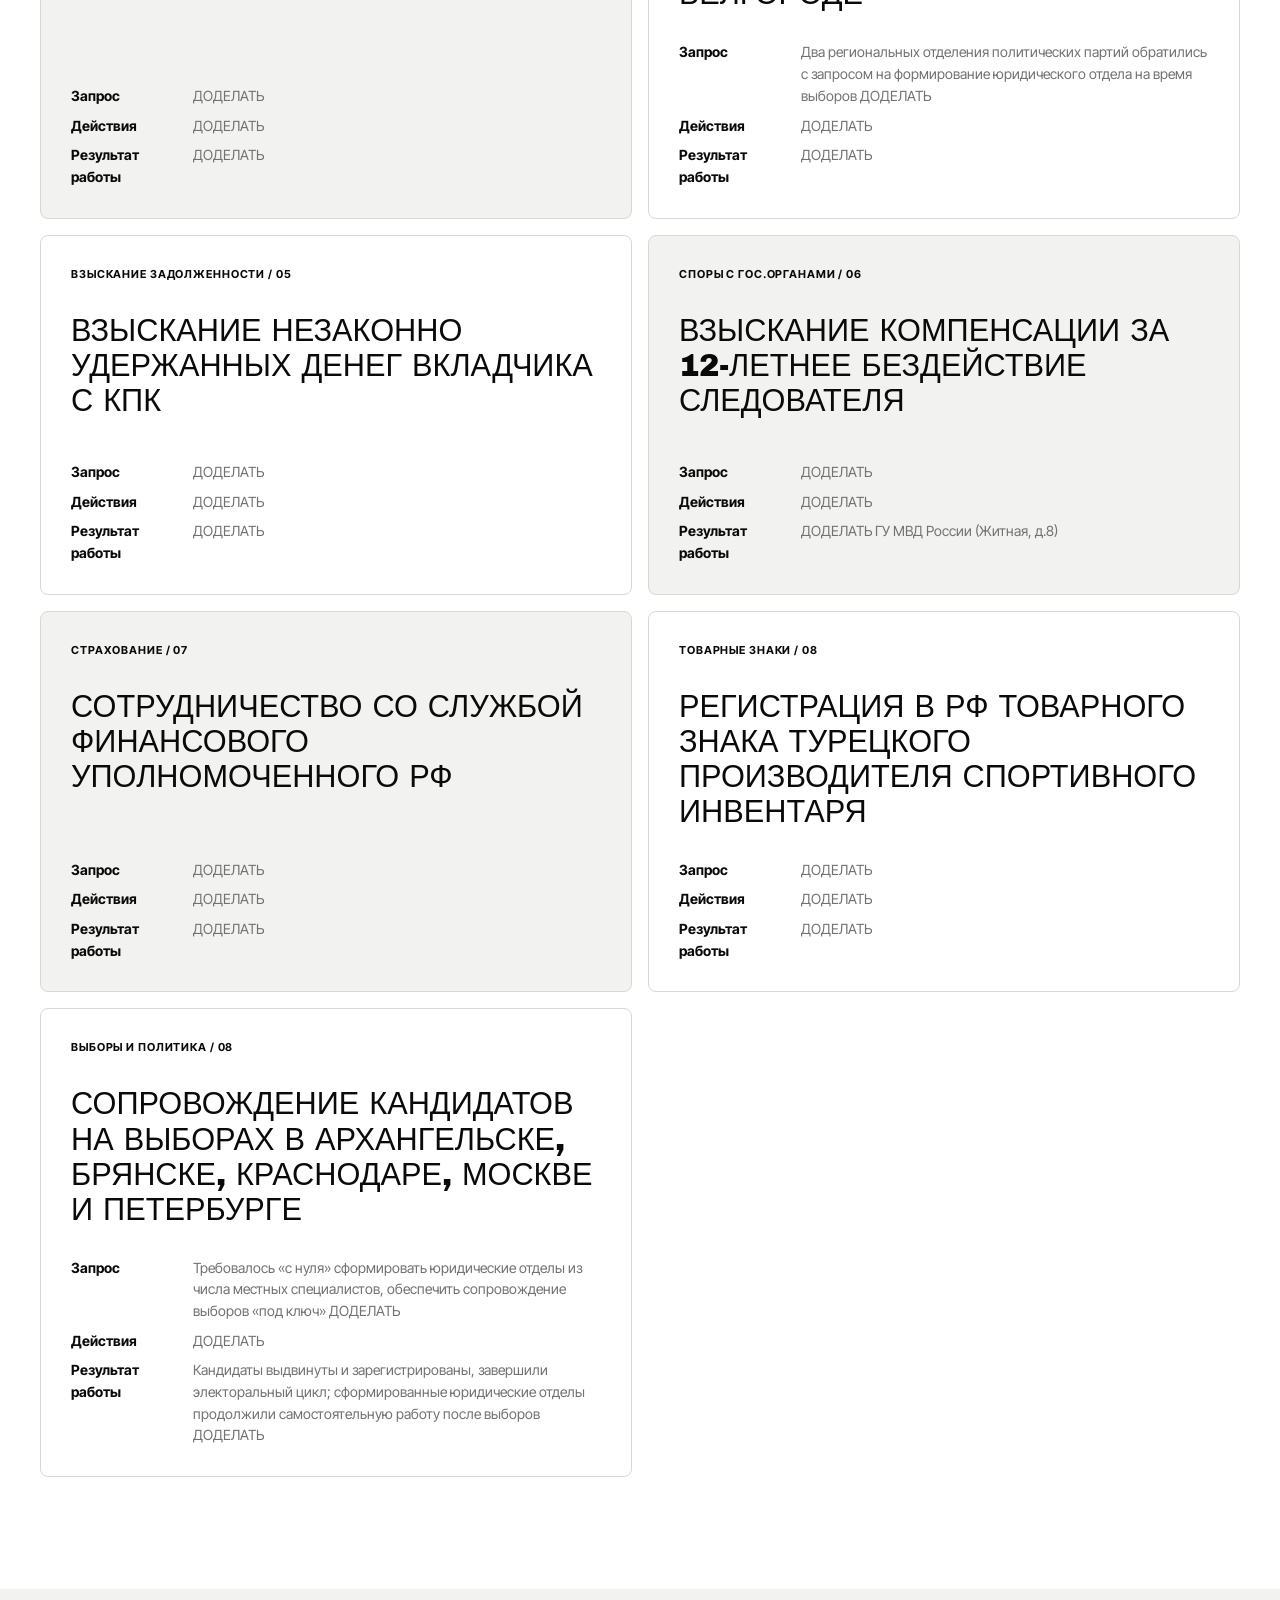
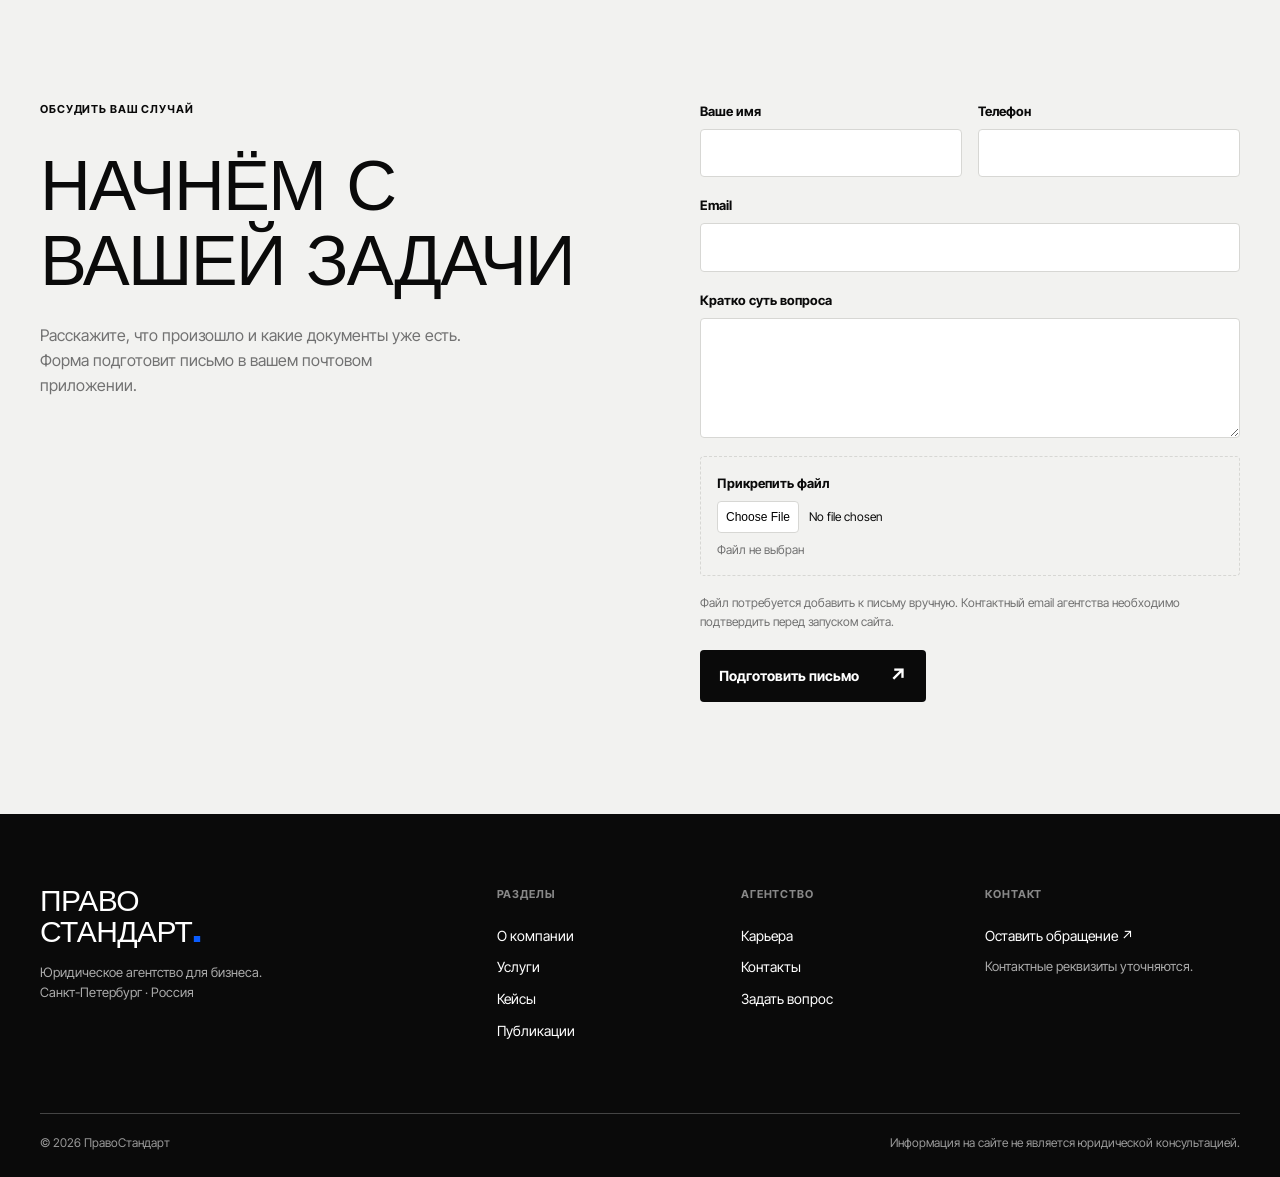
<file: cases.html>
<!doctype html>
<html lang="ru">
<head>
  <meta charset="utf-8"><meta name="viewport" content="width=device-width, initial-scale=1">
  <meta name="description" content="Кейсы юридического агентства ПравоСтандарт.">
  <title>Кейсы — ПравоСтандарт</title>
  <link rel="preconnect" href="https://fonts.googleapis.com"><link rel="preconnect" href="https://fonts.gstatic.com" crossorigin>
  <link href="https://fonts.googleapis.com/css2?family=Archivo+Black&family=Inter+Tight:wght@400;500;600;700&display=swap" rel="stylesheet">
  <link rel="stylesheet" href="styles.css">
</head>
<body>
<a class="skip-link" href="#main">К содержанию</a>
<header class="site-header"><div class="container header-inner"><a class="brand" href="index.html" aria-label="ПравоСтандарт — главная"><span class="brand-mark">ПС<span class="brand-dot">.</span></span><span class="brand-name">ПРАВО<br>СТАНДАРТ</span></a><button class="menu-toggle" type="button" aria-label="Открыть меню" aria-expanded="false" aria-controls="site-nav"><span></span><span></span><span></span></button><nav class="site-nav" id="site-nav" aria-label="Основная навигация"><a href="index.html">О компании</a> <!-- пока убрал <a href="index.html#services">Услуги</a> --> <a href="cases.html" aria-current="page">Кейсы</a> <!-- пока убрал  <a href="index.html#publications">Публикации</a> --> <a href="contacts.html">Контакты</a><a href="career.html">Карьера</a></nav><a class="header-contact" href="contacts.html#question">Обсудить задачу <span aria-hidden="true">↗</span></a></div></header>
<main id="main">
  <section class="page-hero cut-bottom"><div class="container"><span class="eyebrow">ПРАКТИКА / 01</span><h1>КЕЙСЫ<span class="hero-period">.</span></h1><div class="page-hero-bottom"><p>Как строится работа по типовым задачам бизнеса. Примеры ниже иллюстрируют подход и не являются описанием подтверждённых дел агентства.</p><a class="button button-light" href="#consultation">Записаться на приём <span aria-hidden="true">↗</span></a></div></div></section>
  <section class="section cases-section"><div class="container"><div class="section-head"><span class="section-label">08 / СЦЕНАРИЕВ РАБОТЫ</span><h2 class="section-title">ОТ ЗАПРОСА<br>К ДЕЙСТВИЮ</h2><p>Каждый проект начинается с изучения документов и оценки перспектив. Конкретный результат зависит от обстоятельств дела.</p></div>
    <div class="case-grid">
      <article class="case-card"><span class="eyebrow">ВЫБОРЫ И ПОЛИТИКА / 01</span><h3>ЗАЩИТА КАНДИДАТА В ДЕПУТАТЫ ОТ СНЯТИЯ С ВЫБОРОВ В ВЕРХОВНОМ СУДЕ РФ</h3><dl><dt>Запрос</dt><dd>Политическое объединение обратилось за судебным представительством по делу … ДОДЕЛАТЬ</dd><dt>Действия</dt><dd>ДОДЕЛАТЬ</dd><dt>Результат работы</dt><dd>ДОДЕЛАТЬ</dd></dl></article>
      <article class="case-card"><span class="eyebrow">IP - СПОРЫ / 02</span><h3>ЗАЩИТА БИЗНЕСА ОТ ТРЕБОВАНИЙ ПРАВООБЛАДАТЕЛЯ … ДОДЕЛАТЬ</h3><dl><dt>Запрос</dt><dd>ДОДЕЛАТЬ</dd><dt>Действия</dt><dd>ДОДЕЛАТЬ</dd><dt>Результат работы</dt><dd>ДОДЕЛАТЬ</dd></dl></article>
      <article class="case-card"><span class="eyebrow">КОРПОРАТИВНЫЕ СПОРЫ / 03</span><h3>ЗАКРЫТИЕ ТРЕХ НЕЗАКОННО ОТКРЫТЫХ НА КЛИЕНТА ООО</h3><dl><dt>Запрос</dt><dd>ДОДЕЛАТЬ</dd><dt>Действия</dt><dd>ДОДЕЛАТЬ</dd><dt>Результат работы</dt><dd>ДОДЕЛАТЬ</dd></dl></article>
      <article class="case-card"><span class="eyebrow">ВЫБОРЫ И ПОЛИТИКА / 04</span><h3>КОМПЛЕКСНОЕ СОПРОВОЖДЕНИЕ ИЗБИРАТЕЛЬНЫХ КАМПАНИЙ ПАРТИЙ В МУРМАНСКЕ И БЕЛГОРОДЕ</h3><dl><dt>Запрос</dt><dd>Два региональных отделения политических партий обратились с запросом на формирование юридического отдела на время выборов ДОДЕЛАТЬ</dd><dt>Действия</dt><dd>ДОДЕЛАТЬ</dd><dt>Результат работы</dt><dd>ДОДЕЛАТЬ</dd></dl></article>
      <article class="case-card"><span class="eyebrow">ВЗЫСКАНИЕ ЗАДОЛЖЕННОСТИ / 05</span><h3>ВЗЫСКАНИЕ НЕЗАКОННО УДЕРЖАННЫХ ДЕНЕГ ВКЛАДЧИКА С КПК</h3><dl><dt>Запрос</dt><dd>ДОДЕЛАТЬ</dd><dt>Действия</dt><dd>ДОДЕЛАТЬ</dd><dt>Результат работы</dt><dd>ДОДЕЛАТЬ</dd></dl></article>
      <article class="case-card"><span class="eyebrow">СПОРЫ С ГОС.ОРГАНАМИ / 06</span><h3>ВЗЫСКАНИЕ КОМПЕНСАЦИИ ЗА 12-ЛЕТНЕЕ БЕЗДЕЙСТВИЕ СЛЕДОВАТЕЛЯ</h3><dl><dt>Запрос</dt><dd>ДОДЕЛАТЬ</dd><dt>Действия</dt><dd>ДОДЕЛАТЬ</dd><dt>Результат работы</dt><dd>ДОДЕЛАТЬ ГУ МВД России (Житная, д.8)</dd></dl></article>
      <article class="case-card"><span class="eyebrow">СТРАХОВАНИЕ / 07</span><h3>СОТРУДНИЧЕСТВО СО СЛУЖБОЙ ФИНАНСОВОГО УПОЛНОМОЧЕННОГО РФ</h3><dl><dt>Запрос</dt><dd>ДОДЕЛАТЬ</dd><dt>Действия</dt><dd>ДОДЕЛАТЬ</dd><dt>Результат работы</dt><dd>ДОДЕЛАТЬ</dd></dl></article>
      <article class="case-card"><span class="eyebrow">ТОВАРНЫЕ ЗНАКИ / 08</span><h3>РЕГИСТРАЦИЯ В РФ ТОВАРНОГО ЗНАКА ТУРЕЦКОГО ПРОИЗВОДИТЕЛЯ СПОРТИВНОГО ИНВЕНТАРЯ</h3><dl><dt>Запрос</dt><dd>ДОДЕЛАТЬ</dd><dt>Действия</dt><dd>ДОДЕЛАТЬ</dd><dt>Результат работы</dt><dd>ДОДЕЛАТЬ</dd></dl></article>
      <article class="case-card"><span class="eyebrow">ВЫБОРЫ И ПОЛИТИКА / 08</span><h3>СОПРОВОЖДЕНИЕ КАНДИДАТОВ НА ВЫБОРАХ В АРХАНГЕЛЬСКЕ, БРЯНСКЕ, КРАСНОДАРЕ, МОСКВЕ И ПЕТЕРБУРГЕ</h3><dl><dt>Запрос</dt><dd>Требовалось «с нуля» сформировать юридические отделы из числа местных специалистов, обеспечить сопровождение выборов «под ключ» ДОДЕЛАТЬ</dd><dt>Действия</dt><dd>ДОДЕЛАТЬ</dd><dt>Результат работы</dt><dd>Кандидаты выдвинуты и зарегистрированы, завершили электоральный цикл; сформированные юридические отделы продолжили самостоятельную работу после выборов ДОДЕЛАТЬ</dd></dl></article>

    </div>
  </div></section>
  <section class="section contact-section section-muted" id="consultation"><div class="container contact-layout"><div><span class="section-label">ОБСУДИТЬ ВАШ СЛУЧАЙ</span><h2 class="section-title">НАЧНЁМ С<br>ВАШЕЙ ЗАДАЧИ</h2><p>Расскажите, что произошло и какие документы уже есть. Форма подготовит письмо в вашем почтовом приложении.</p></div><form class="contact-form" data-mail-form><div class="form-row"><label>Ваше имя <input name="name" autocomplete="name" required></label><label>Телефон <input name="phone" type="tel" autocomplete="tel" required></label></div><label>Email <input name="email" type="email" autocomplete="email" required></label><label>Кратко суть вопроса <textarea name="question" rows="4" required></textarea></label><label class="file-field">Прикрепить файл <input name="file" type="file" accept=".pdf,.doc,.docx,.jpg,.jpeg,.png"><span class="file-name">Файл не выбран</span></label><p class="form-note">Файл потребуется добавить к письму вручную. Контактный email агентства необходимо подтвердить перед запуском сайта.</p><button class="button button-dark" type="submit">Подготовить письмо <span aria-hidden="true">↗</span></button></form></div></section>
</main>
<footer class="site-footer"><div class="container"><div class="footer-main"><div><a class="footer-brand" href="index.html">ПРАВО<br>СТАНДАРТ<span>.</span></a><p>Юридическое агентство для бизнеса.<br>Санкт-Петербург · Россия</p></div><div><span class="footer-heading">РАЗДЕЛЫ</span><a href="index.html#about">О компании</a><a href="index.html#services">Услуги</a><a href="cases.html">Кейсы</a><a href="index.html#publications">Публикации</a></div><div><span class="footer-heading">АГЕНТСТВО</span><a href="career.html">Карьера</a><a href="contacts.html">Контакты</a><a href="contacts.html#question">Задать вопрос</a></div><div><span class="footer-heading">КОНТАКТ</span><a href="contacts.html#question">Оставить обращение ↗</a><span class="footer-small">Контактные реквизиты уточняются.</span></div></div><div class="footer-bottom"><span>© <span data-year>2026</span> ПравоСтандарт</span><span>Информация на сайте не является юридической консультацией.</span></div></div></footer>
<script src="script.js"></script>
</body>
</html>
</file>
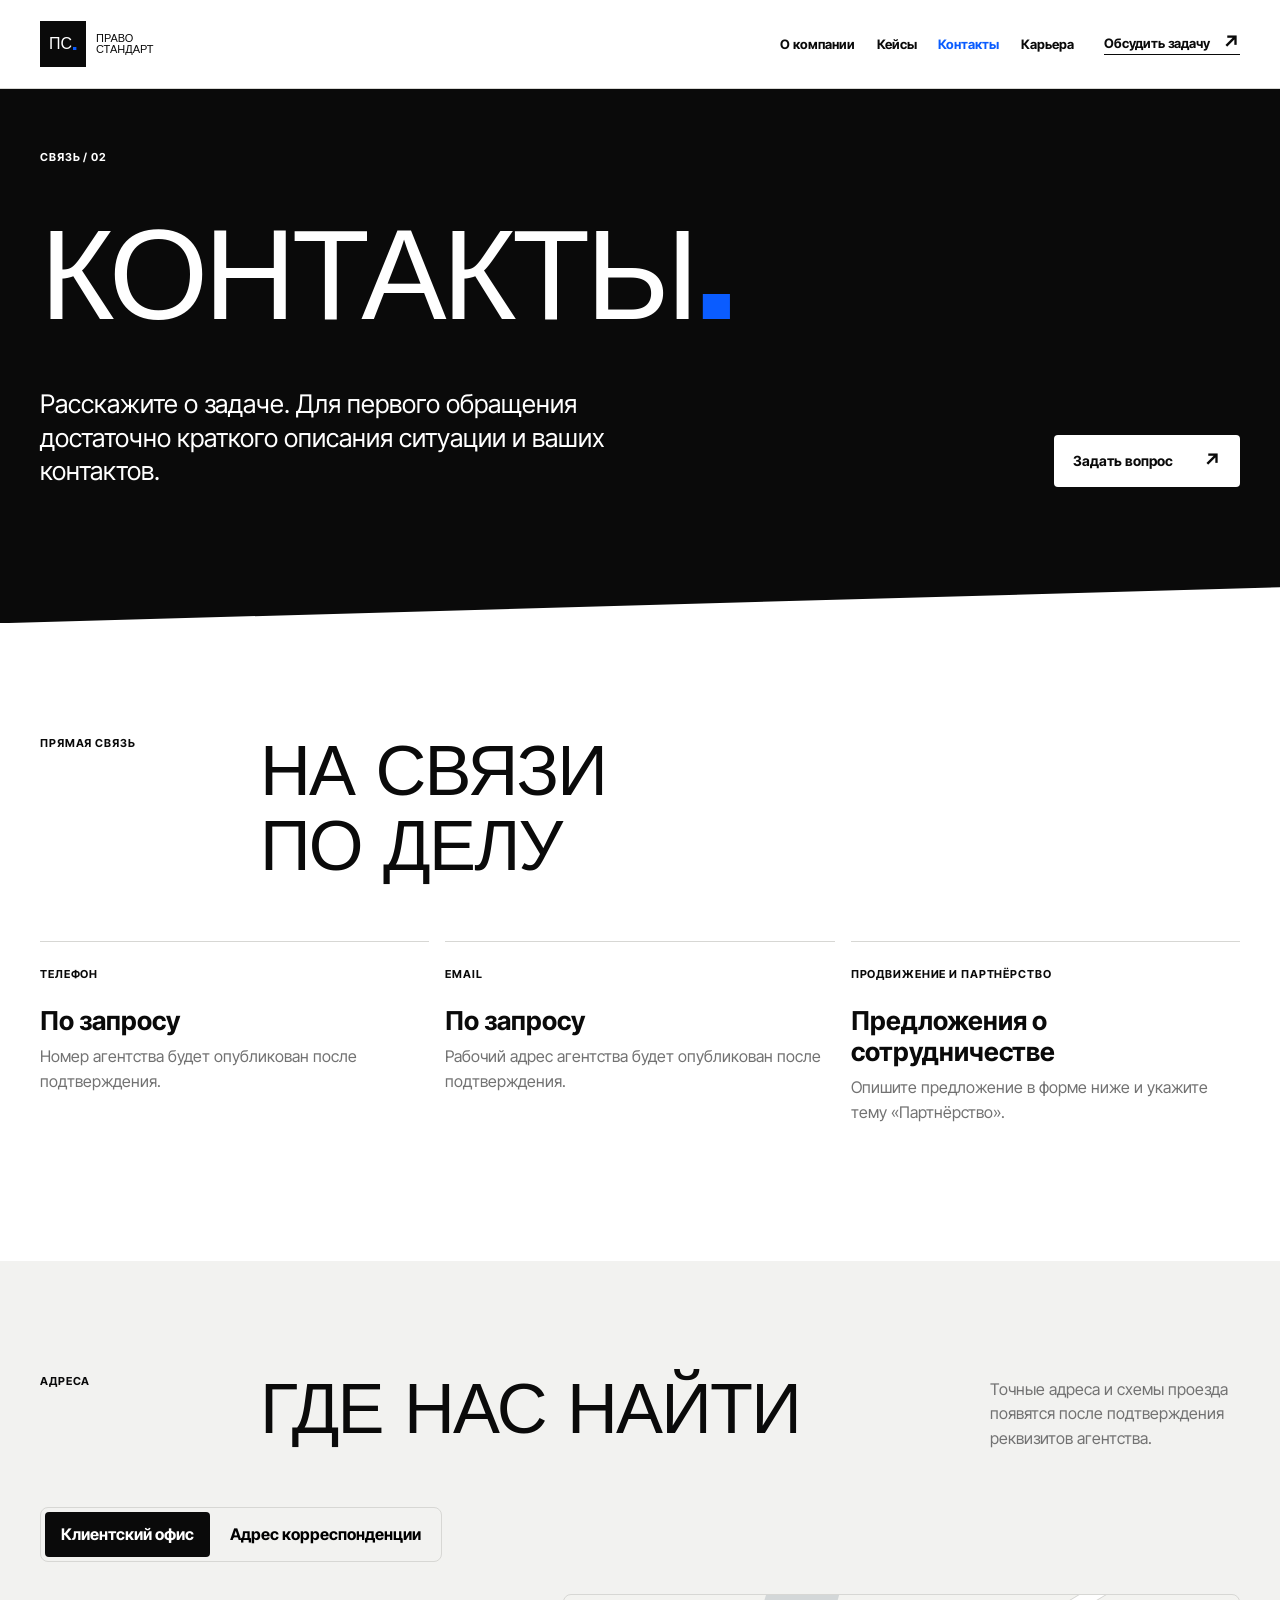
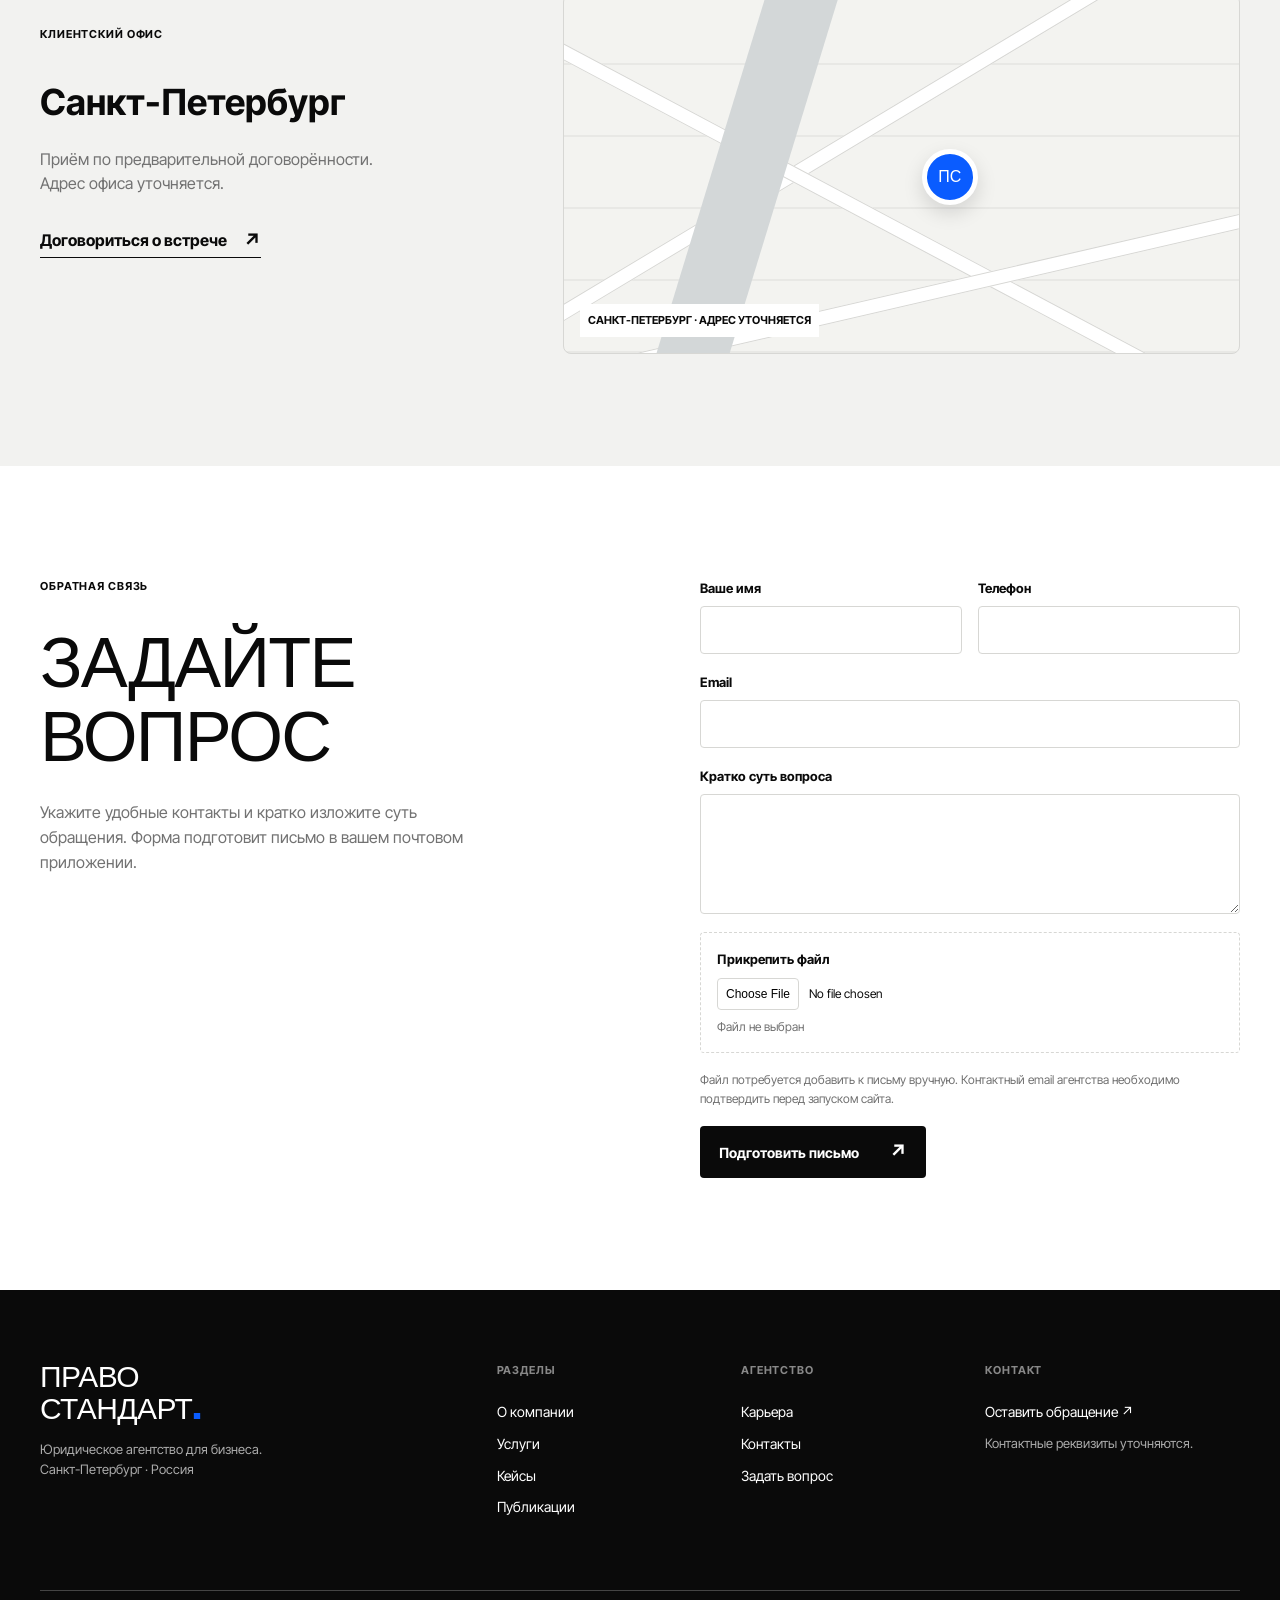
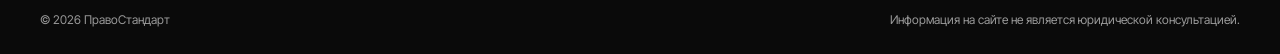
<file: contacts.html>
<!doctype html>
<html lang="ru">
<head>
  <meta charset="utf-8"><meta name="viewport" content="width=device-width, initial-scale=1">
  <meta name="description" content="Контакты юридического агентства ПравоСтандарт.">
  <title>Контакты — ПравоСтандарт</title>
  <link rel="preconnect" href="https://fonts.googleapis.com"><link rel="preconnect" href="https://fonts.gstatic.com" crossorigin>
  <link href="https://fonts.googleapis.com/css2?family=Archivo+Black&family=Inter+Tight:wght@400;500;600;700&display=swap" rel="stylesheet">
  <link rel="stylesheet" href="styles.css">
</head>
<body>
<a class="skip-link" href="#main">К содержанию</a>
<header class="site-header"><div class="container header-inner"><a class="brand" href="index.html" aria-label="ПравоСтандарт — главная"><span class="brand-mark">ПС<span class="brand-dot">.</span></span><span class="brand-name">ПРАВО<br>СТАНДАРТ</span></a><button class="menu-toggle" type="button" aria-label="Открыть меню" aria-expanded="false" aria-controls="site-nav"><span></span><span></span><span></span></button><nav class="site-nav" id="site-nav" aria-label="Основная навигация"><a href="index.html">О компании</a> <!-- пока убрал <a href="index.html#services">Услуги</a> --> <a href="cases.html">Кейсы</a> <!-- пока убрал -- ><a href="index.html#publications">Публикации</a> --> <a href="contacts.html" aria-current="page">Контакты</a><a href="career.html">Карьера</a></nav><a class="header-contact" href="#question">Обсудить задачу <span aria-hidden="true">↗</span></a></div></header>
<main id="main">
  <section class="page-hero cut-bottom"><div class="container"><span class="eyebrow">СВЯЗЬ / 02</span><h1>КОНТАКТЫ<span class="hero-period">.</span></h1><div class="page-hero-bottom"><p>Расскажите о задаче. Для первого обращения достаточно краткого описания ситуации и ваших контактов.</p><a class="button button-light" href="#question">Задать вопрос <span aria-hidden="true">↗</span></a></div></div></section>
  <section class="section"><div class="container"><div class="section-head"><span class="section-label">ПРЯМАЯ СВЯЗЬ</span><h2 class="section-title">НА СВЯЗИ<br>ПО ДЕЛУ</h2></div><div class="contact-info-grid"><div><span class="eyebrow">ТЕЛЕФОН</span><h3>По запросу</h3><p>Номер агентства будет опубликован после подтверждения.</p></div><div><span class="eyebrow">EMAIL</span><h3>По запросу</h3><p>Рабочий адрес агентства будет опубликован после подтверждения.</p></div><div><span class="eyebrow">ПРОДВИЖЕНИЕ И ПАРТНЁРСТВО</span><h3>Предложения о сотрудничестве</h3><p>Опишите предложение в форме ниже и укажите тему «Партнёрство».</p></div></div></div></section>
  <section class="section section-muted locations"><div class="container"><div class="section-head"><span class="section-label">АДРЕСА</span><h2 class="section-title">ГДЕ НАС НАЙТИ</h2><p>Точные адреса и схемы проезда появятся после подтверждения реквизитов агентства.</p></div><div class="location-switch" role="group" aria-label="Тип адреса"><button type="button" class="is-active" data-location-button="office" aria-pressed="true">Клиентский офис</button><button type="button" data-location-button="mail" aria-pressed="false">Адрес корреспонденции</button></div><div class="location-grid"><div class="location-copy"><span class="eyebrow" data-location-type>КЛИЕНТСКИЙ ОФИС</span><h3 data-location-title>Санкт-Петербург</h3><p data-location-description>Приём по предварительной договорённости. Адрес офиса уточняется.</p><a class="text-link" href="#question">Договориться о встрече <span aria-hidden="true">↗</span></a></div><div class="location-map" role="img" aria-label="Схематичная карта Санкт-Петербурга; точный адрес уточняется"><div class="map-street street-one"></div><div class="map-street street-two"></div><div class="map-street street-three"></div><div class="map-water"></div><span class="map-pin">ПС</span><span class="map-caption" data-map-caption>САНКТ-ПЕТЕРБУРГ · АДРЕС УТОЧНЯЕТСЯ</span></div></div></div></section>
  <section class="section contact-section" id="question"><div class="container contact-layout"><div><span class="section-label">ОБРАТНАЯ СВЯЗЬ</span><h2 class="section-title">ЗАДАЙТЕ<br>ВОПРОС</h2><p>Укажите удобные контакты и кратко изложите суть обращения. Форма подготовит письмо в вашем почтовом приложении.</p></div><form class="contact-form" data-mail-form><div class="form-row"><label>Ваше имя <input name="name" autocomplete="name" required></label><label>Телефон <input name="phone" type="tel" autocomplete="tel" required></label></div><label>Email <input name="email" type="email" autocomplete="email" required></label><label>Кратко суть вопроса <textarea name="question" rows="4" required></textarea></label><label class="file-field">Прикрепить файл <input name="file" type="file" accept=".pdf,.doc,.docx,.jpg,.jpeg,.png"><span class="file-name">Файл не выбран</span></label><p class="form-note">Файл потребуется добавить к письму вручную. Контактный email агентства необходимо подтвердить перед запуском сайта.</p><button class="button button-dark" type="submit">Подготовить письмо <span aria-hidden="true">↗</span></button></form></div></section>
</main>
<footer class="site-footer"><div class="container"><div class="footer-main"><div><a class="footer-brand" href="index.html">ПРАВО<br>СТАНДАРТ<span>.</span></a><p>Юридическое агентство для бизнеса.<br>Санкт-Петербург · Россия</p></div><div><span class="footer-heading">РАЗДЕЛЫ</span><a href="index.html#about">О компании</a><a href="index.html#services">Услуги</a><a href="cases.html">Кейсы</a><a href="index.html#publications">Публикации</a></div><div><span class="footer-heading">АГЕНТСТВО</span><a href="career.html">Карьера</a><a href="contacts.html">Контакты</a><a href="contacts.html#question">Задать вопрос</a></div><div><span class="footer-heading">КОНТАКТ</span><a href="contacts.html#question">Оставить обращение ↗</a><span class="footer-small">Контактные реквизиты уточняются.</span></div></div><div class="footer-bottom"><span>© <span data-year>2026</span> ПравоСтандарт</span><span>Информация на сайте не является юридической консультацией.</span></div></div></footer>
<script src="script.js"></script>
</body>
</html>
</file>
<file: styles.css>
:root{--paper:#fff;--ink:#0a0a0a;--accent:#0a5cff;--muted:#f2f2f0;--line:#d7d7d4;--soft:#727272;--inverse:#f8f8f6;--radius:4px;--radius-large:8px;--font-display:"Archivo Black","Arial Black",sans-serif;--font-body:"Inter Tight",Arial,sans-serif}
*{box-sizing:border-box}
html{scroll-behavior:smooth}
body{margin:0;background:var(--paper);color:var(--ink);font:400 16px/1.55 var(--font-body)}
button,input,textarea{font:inherit}
button{cursor:pointer}
a{color:inherit;text-decoration:none}
a,button,input,textarea{transition:color .25s cubic-bezier(.2,0,0,1),background-color .25s cubic-bezier(.2,0,0,1),border-color .25s cubic-bezier(.2,0,0,1),transform .25s cubic-bezier(.2,0,0,1)}
a:hover{color:var(--accent)}
:focus-visible{outline:3px solid var(--accent);outline-offset:4px}
::selection{background:var(--accent);color:var(--paper)}
.container{width:min(100% - 64px,1200px);margin-inline:auto}
.skip-link{position:absolute;top:-80px;left:16px;z-index:50;padding:8px 16px;background:var(--paper)}
.skip-link:focus{top:12px}
.site-header{position:relative;z-index:10;background:var(--paper);border-bottom:1px solid var(--line)}
.header-inner{min-height:88px;display:flex;align-items:center;gap:30px}
.brand{display:flex;align-items:center;gap:10px;flex-shrink:0}
.brand-mark{display:flex;align-items:center;justify-content:center;width:46px;height:46px;background:var(--ink);color:var(--paper);font:16px var(--font-display);letter-spacing:0}
.brand-dot,.footer-brand span,.hero-period{color:var(--accent)}
.brand-name{font:11px/1.03 var(--font-display)}
.site-nav{display:flex;align-items:center;gap:clamp(12px,1.7vw,26px);margin-left:auto}
.site-nav a{font-size:13px;font-weight:700;white-space:nowrap}
.site-nav a[aria-current="page"]{color:var(--accent)}
.header-contact{display:flex;gap:12px;align-items:center;border-bottom:1px solid var(--ink);font-size:13px;font-weight:700;white-space:nowrap}
.header-contact span,.button span,.text-link span{font-size:20px;line-height:1}
.menu-toggle{display:none}
.hero,.page-hero{position:relative;background:var(--ink);color:var(--paper);overflow:hidden}
.cut-bottom{clip-path:polygon(0 0,100% 0,100% calc(100% - 36px),0 100%);padding-bottom:36px}
.cut-top{clip-path:polygon(0 36px,100% 0,100% 100%,0 100%);padding-top:36px}
.hero{min-height:680px}
.hero-inner{padding-top:64px;padding-bottom:110px}
.hero-meta{display:flex;justify-content:space-between;gap:20px;font-size:11px;font-weight:700;letter-spacing:.08em}
.hero h1,.page-hero h1{font-family:var(--font-display);font-weight:400;line-height:.98;letter-spacing:-.035em;overflow-wrap:anywhere}
.hero h1{font-size:clamp(72px,11vw,152px);margin:72px 0 48px}
.outline-text{-webkit-text-stroke:2px var(--paper);color:transparent}
.hero-bottom,.page-hero-bottom{display:flex;align-items:end;justify-content:space-between;gap:40px}
.hero-bottom p,.page-hero-bottom p{max-width:500px;margin:0;font-size:clamp(20px,2vw,27px);line-height:1.3}
.hero-index{position:absolute;right:24px;bottom:60px;font-size:11px;writing-mode:vertical-rl;color:var(--soft)}
.button{min-height:52px;padding:13px 18px;display:inline-flex;justify-content:space-between;align-items:center;gap:30px;border:1px solid transparent;border-radius:var(--radius);font-size:14px;font-weight:700;white-space:nowrap}
.button:hover{transform:translateY(-2px)}
.button-light{background:var(--paper);color:var(--ink)}
.button-light:hover{background:var(--accent);color:var(--paper)}
.button-dark{background:var(--ink);color:var(--paper)}
.button-dark:hover{background:var(--accent);color:var(--paper)}
.section{padding:112px 0}
.section-muted{background:var(--muted)}
.section-label,.eyebrow{display:block;font-size:11px;font-weight:700;letter-spacing:.08em}
.section-title{margin:0;font:400 clamp(40px,5.5vw,76px)/1.06 var(--font-display);letter-spacing:-.025em;overflow-wrap:anywhere}
.section-head{display:grid;grid-template-columns:190px minmax(0,1fr) 250px;align-items:start;gap:30px;margin-bottom:56px}
.section-head p{margin:4px 0 0;color:var(--soft)}
.split-layout{display:grid;grid-template-columns:290px minmax(0,1fr);gap:30px}
.approach blockquote{max-width:860px;margin:64px 0 24px;font-size:clamp(26px,3.2vw,42px);line-height:1.25;font-weight:600}
.approach .muted{max-width:570px;color:var(--soft);font-size:18px}
.service-list{margin-bottom:32px}
.service-list>div{display:grid;grid-template-columns:70px 1fr 30px;align-items:center;gap:16px;padding:24px 0;border-top:1px solid var(--line)}
.service-list>div:last-child{border-bottom:1px solid var(--line)}
.service-list h3{margin:0;font-size:clamp(24px,3vw,40px);font-weight:600;line-height:1.1}
.service-list span:first-child{color:var(--soft);font-size:12px}
.service-list span:last-child{font-size:24px}
.text-link{display:inline-flex;align-items:center;gap:16px;border-bottom:1px solid var(--ink);padding-bottom:4px;font-weight:700}
.team-grid{display:grid;grid-template-columns:1.15fr 1fr 1fr;gap:16px}
.team-card{border:1px solid var(--line);border-radius:var(--radius-large);overflow:hidden;background:var(--paper)}
.portrait{height:clamp(220px,25vw,330px);position:relative;overflow:hidden;background:repeating-linear-gradient(135deg,#e5e5e3 0,#e5e5e3 1px,#f4f4f2 1px,#f4f4f2 18px)}
/* одна строчка ниже - введенный мной класс, которая .portrait-owner */
.portrait-owner{height:clamp(220px,25vw,330px);position:relative;overflow:hidden)}
.portrait-two{background:repeating-linear-gradient(45deg,#e2e2df 0,#e2e2df 1px,#f3f3f1 1px,#f3f3f1 22px)}
.portrait-three{background:repeating-linear-gradient(90deg,#e7e7e4 0,#e7e7e4 1px,#f5f5f3 1px,#f5f5f3 18px)}
.portrait span{position:absolute;bottom:16px;left:20px;font:clamp(70px,9vw,130px)/1 var(--font-display);color:rgba(10,10,10,.09)}
.team-card-body{padding:24px}
.team-card h3{margin:20px 0 8px;font-size:24px;line-height:1.15}
.team-card p{margin:0 0 20px;color:var(--soft)}
.team-card q{font-size:15px;font-weight:600}
.metrics-band{background:var(--ink);color:var(--paper);padding-bottom:78px}
.metrics-band .container{padding-top:44px}
.metrics-grid{display:grid;grid-template-columns:repeat(3,1fr);gap:24px;margin-top:40px}
.metrics-grid>div{display:flex;flex-direction:column;gap:20px;border-top:1px solid #555;padding-top:20px}
.metrics-grid strong{font:clamp(80px,11vw,152px)/1 var(--font-display);letter-spacing:-.04em}
.metrics-grid strong span{color:var(--accent)}
.metrics-grid>div>span{font-size:12px;font-weight:700;line-height:1.3}
.metrics-note{margin:44px 0 0;color:#aaa;font-size:13px}
.principle-rows{border-top:1px solid var(--line)}
.principle-rows>div{display:grid;grid-template-columns:190px 1fr 340px;gap:30px;padding:30px 0;border-bottom:1px solid var(--line)}
.principle-rows>div>span{font-size:12px;color:var(--soft)}
.principle-rows h3{margin:0;font-size:clamp(24px,3vw,38px);line-height:1.15}
.principle-rows p{margin:0;color:var(--soft)}
.geography-layout{display:grid;grid-template-columns:.85fr 1.15fr;align-items:center;gap:64px}
.geography-layout .section-title{margin:36px 0 24px}
.geography-layout p{max-width:390px;color:var(--soft);margin:0 0 28px}
.map-panel{margin-right:calc((min(100vw - 64px,1200px) - 100vw + 64px)/2);background:#e6e6e3;min-height:380px;display:flex;flex-direction:column;justify-content:center;padding:20px}
.map-panel svg{width:100%;max-height:350px}
.map-shape{fill:#f6f6f4;stroke:#bdbdb9;stroke-width:2}
.map-line{fill:none;stroke:var(--accent);stroke-width:2;stroke-dasharray:5 5}
.map-panel circle{fill:var(--accent)}
.map-panel text{font:700 12px var(--font-body);fill:var(--ink)}
.map-panel small{color:var(--soft)}
.sector-strip{display:grid;grid-template-columns:repeat(5,1fr);border-top:1px solid var(--line);border-bottom:1px solid var(--line)}
.sector-strip span{min-height:100px;display:flex;align-items:center;justify-content:center;text-align:center;padding:12px;border-right:1px solid var(--line);font:clamp(12px,1.5vw,18px)/1.2 var(--font-display)}
.sector-strip span:last-child{border-right:0}
.publication-grid{display:grid;grid-template-columns:1fr 1fr 1.25fr;gap:16px}
.publication-grid article{min-height:270px;display:flex;flex-direction:column;padding:24px;border:1px solid var(--line);border-radius:var(--radius-large);background:var(--paper)}
.publication-grid h3{font-size:28px;margin:auto 0 10px;line-height:1.12}
.publication-grid p{margin:0;color:var(--soft)}
.publication-grid .pro-bono{background:var(--ink);color:var(--paper)}
.publication-grid .pro-bono p{color:#bbb}
.contact-layout{display:grid;grid-template-columns:1fr 1fr;gap:10%}
.contact-layout .section-title{margin:32px 0 24px}
.contact-layout>div>p{max-width:430px;color:var(--soft)}
.contact-form{display:grid;gap:18px}
.contact-form label{display:grid;gap:8px;font-size:13px;font-weight:700}
.form-row{display:grid;grid-template-columns:1fr 1fr;gap:16px}
.contact-form input:not([type=file]),.contact-form textarea{width:100%;min-width:0;padding:13px 14px;border:1px solid var(--line);border-radius:var(--radius);background:var(--paper);color:var(--ink);outline:none}
.contact-form input:not([type=file]):focus,.contact-form textarea:focus{border-color:var(--accent);box-shadow:0 0 0 2px rgba(10,92,255,.13)}
.contact-form textarea{resize:vertical;min-height:120px}
.file-field{padding:16px;border:1px dashed var(--line);border-radius:var(--radius)}
.file-field input{max-width:100%;font-size:12px;font-weight:400}
.file-field input::file-selector-button{margin-right:10px;padding:8px;border:1px solid var(--line);border-radius:var(--radius);background:var(--paper);cursor:pointer}
.file-name,.form-note{color:var(--soft);font-size:12px;font-weight:400}
.form-note{margin:0}
.contact-form .button{justify-self:start}
.site-footer{background:var(--ink);color:var(--paper);padding:72px 0 24px}
.footer-main{display:grid;grid-template-columns:2fr 1fr 1fr 1.2fr;gap:32px;padding-bottom:72px}
.footer-brand{font:30px/1 var(--font-display);letter-spacing:-.02em}
.footer-main p,.footer-small{color:#aaa;font-size:13px}
.footer-main>div:not(:first-child){display:flex;flex-direction:column;align-items:start;gap:10px}
.footer-main a:not(.footer-brand){font-size:14px}
.footer-heading{color:#888;font-size:11px;font-weight:700;letter-spacing:.08em;margin-bottom:12px}
.footer-bottom{display:flex;justify-content:space-between;gap:20px;border-top:1px solid #444;padding-top:20px;color:#999;font-size:12px}
.page-hero{min-height:470px}
.page-hero .container{padding-top:60px;padding-bottom:100px}
.page-hero h1{font-size:clamp(62px,10vw,136px);margin:48px 0}
.page-hero-bottom p{max-width:590px}
.case-grid{display:grid;grid-template-columns:repeat(2,minmax(0,1fr));gap:16px}
.case-card{min-height:360px;padding:30px;border:1px solid var(--line);border-radius:var(--radius-large);display:flex;flex-direction:column}
.case-card:nth-child(4n+2),.case-card:nth-child(4n+3){background:var(--muted)}
.case-card h3{font:clamp(22px,2.4vw,34px)/1.14 var(--font-display);margin:30px 0}
.case-card dl{display:grid;grid-template-columns:104px 1fr;gap:8px 18px;margin:auto 0 0;font-size:14px}
.case-card dt{font-weight:700}
.case-card dd{margin:0;color:var(--soft)}
.contact-info-grid{display:grid;grid-template-columns:repeat(3,1fr);gap:16px}
.contact-info-grid>div{padding:24px 0;border-top:1px solid var(--line)}
.contact-info-grid h3{font-size:26px;line-height:1.2;margin:22px 0 8px}
.contact-info-grid p{color:var(--soft);margin:0}
.location-switch{display:inline-flex;gap:4px;padding:4px;border:1px solid var(--line);border-radius:var(--radius-large);margin-bottom:32px}
.location-switch button{padding:10px 16px;border:0;border-radius:var(--radius);background:transparent;font-weight:700}
.location-switch button:hover{color:var(--accent)}
.location-switch button.is-active{background:var(--ink);color:var(--paper)}
.location-grid{display:grid;grid-template-columns:1fr 1.4fr;gap:40px;align-items:stretch}
.location-copy{padding-top:32px}
.location-copy h3{font-size:36px;margin:32px 0 12px}
.location-copy p{color:var(--soft);max-width:350px;margin-bottom:32px}
.location-map{position:relative;min-height:360px;overflow:hidden;border:1px solid var(--line);border-radius:var(--radius-large);background:repeating-linear-gradient(0deg,#e8e8e5 0,#e8e8e5 2px,#f3f3f0 2px,#f3f3f0 72px)}
.map-street{position:absolute;height:15px;background:var(--paper);transform:rotate(-31deg);width:130%;left:-15%;top:30%;border:1px solid var(--line)}
.street-two{top:64%;transform:rotate(28deg)}
.street-three{top:83%;transform:rotate(-13deg)}
.map-water{position:absolute;width:70px;height:140%;top:-20%;left:22%;background:#d3d7d8;transform:rotate(17deg)}
.map-pin{position:absolute;top:43%;left:53%;width:56px;height:56px;display:grid;place-items:center;background:var(--accent);color:var(--paper);font:16px var(--font-display);border:5px solid var(--paper);border-radius:50%;box-shadow:0 8px 20px #0002}
.map-caption{position:absolute;bottom:16px;left:16px;right:16px;width:max-content;max-width:calc(100% - 32px);padding:8px;background:var(--paper);font-size:11px;font-weight:700}
.small-disclaimer{color:var(--soft);font-size:12px;margin:18px 0 0}
.career-options{display:grid;grid-template-columns:1fr 1fr;gap:16px}
.career-options>div{min-height:300px;display:flex;flex-direction:column;padding:30px;border:1px solid var(--line);border-radius:var(--radius-large)}
.career-options>div:nth-child(2){background:var(--muted)}
.career-options h3{font-size:30px;margin:36px 0 10px}
.career-options p{margin:0 0 30px;color:var(--soft)}
.career-options .text-link{align-self:start;margin-top:auto}
.career-quote{background:var(--ink);color:var(--paper);padding-bottom:85px}
.career-quote .container{padding-top:55px}
.career-quote blockquote{max-width:1000px;margin:40px 0;font:clamp(28px,4.5vw,58px)/1.18 var(--font-body);font-weight:600}
.career-quote .eyebrow{color:#aaa}
@media(max-width:1100px){.header-inner{flex-wrap:wrap;gap:12px;padding:14px 0}.site-nav{order:3;width:100%;justify-content:space-between;margin:0}.header-contact{margin-left:auto}.section-head{grid-template-columns:130px 1fr}.section-head p{grid-column:2;max-width:550px}.principle-rows>div{grid-template-columns:100px 1fr 300px}}
@media(max-width:760px){.container{width:min(100% - 32px,1200px)}.header-inner{min-height:72px}.menu-toggle{display:flex;flex-direction:column;justify-content:center;gap:5px;width:44px;height:44px;margin-left:auto;border:1px solid var(--line);border-radius:var(--radius);background:var(--paper)}.menu-toggle span{width:18px;height:2px;margin:0 auto;background:var(--ink)}.site-nav{display:none;order:4;flex-direction:column;align-items:stretch;gap:0;width:100%;padding:8px 0}.site-nav.is-open{display:flex}.site-nav a{padding:12px 0;border-top:1px solid var(--line)}.header-contact{display:none}.hero{min-height:590px}.hero-inner{padding:44px 0 100px}.hero-meta{font-size:9px}.hero h1{font-size:clamp(55px,13vw,98px);margin:100px 0 48px}.hero-bottom,.page-hero-bottom{align-items:start;flex-direction:column;gap:24px}.hero-bottom p,.page-hero-bottom p{font-size:20px}.section{padding:80px 0}.section-head,.split-layout{display:block}.section-head .section-title,.split-layout .section-title{margin-top:28px}.section-head p{margin-top:18px}.section-title{font-size:clamp(38px,8vw,64px)}.approach blockquote{margin-top:40px}.team-grid{grid-template-columns:1fr 1fr}.team-card:first-child{grid-column:1/-1}.portrait{height:230px}.metrics-grid{gap:12px}.metrics-grid strong{font-size:clamp(50px,10vw,90px)}.principle-rows>div{grid-template-columns:42px 1fr;gap:12px}.principle-rows p{grid-column:2}.geography-layout,.contact-layout,.location-grid{grid-template-columns:1fr;gap:40px}.map-panel{margin:0;min-height:260px}.publication-grid{grid-template-columns:1fr 1fr}.publication-grid .pro-bono{grid-column:1/-1}.sector-strip{grid-template-columns:repeat(3,1fr)}.sector-strip span:nth-child(3){border-right:0}.sector-strip span:nth-child(n+4){border-top:1px solid var(--line)}.footer-main{grid-template-columns:repeat(2,1fr)}.page-hero{min-height:400px}.page-hero h1{font-size:clamp(52px,11vw,90px)}.contact-info-grid{grid-template-columns:1fr 1fr}.contact-info-grid>div:last-child{grid-column:1/-1}}
@media(max-width:520px){.brand-mark{width:42px;height:42px}.hero{min-height:560px}.hero h1{font-size:clamp(49px,12.4vw,70px);margin:96px 0 40px}.hero-meta span:last-child{text-align:right}.hero-index{display:none}.cut-bottom{clip-path:polygon(0 0,100% 0,100% calc(100% - 18px),0 100%);padding-bottom:18px}.cut-top{clip-path:polygon(0 18px,100% 0,100% 100%,0 100%);padding-top:18px}.section{padding:72px 0}.section-head{margin-bottom:36px}.section-title{font-size:clamp(34px,9vw,48px)}.team-grid,.metrics-grid,.publication-grid,.case-grid,.contact-info-grid,.career-options{grid-template-columns:1fr}.team-card:first-child,.publication-grid .pro-bono,.contact-info-grid>div:last-child{grid-column:auto}.metrics-grid{gap:30px}.metrics-grid>div{gap:8px}.metrics-grid strong{font-size:90px}.portrait{height:220px}.service-list>div{grid-template-columns:36px 1fr 20px;gap:10px}.service-list h3{font-size:24px}.sector-strip{grid-template-columns:repeat(2,1fr)}.sector-strip span{min-height:76px}.sector-strip span:nth-child(3){border-right:1px solid var(--line)}.sector-strip span:nth-child(2n){border-right:0}.sector-strip span:nth-child(n+3){border-top:1px solid var(--line)}.footer-main{grid-template-columns:1fr 1fr;gap:36px 18px}.footer-main>div:first-child{grid-column:1/-1}.footer-bottom{flex-direction:column}.form-row{grid-template-columns:1fr}.page-hero .container{padding:46px 0 80px}.page-hero h1{font-size:clamp(47px,10.5vw,64px);margin:60px 0 38px}.case-card{min-height:auto}.case-card dl{grid-template-columns:82px 1fr}.location-switch{width:100%}.location-switch button{flex:1;padding:10px 5px;font-size:13px}.location-map{min-height:280px}}
@media(prefers-reduced-motion:reduce){html{scroll-behavior:auto}a,button,input,textarea{transition:none}.button:hover{transform:none}}
</file>
